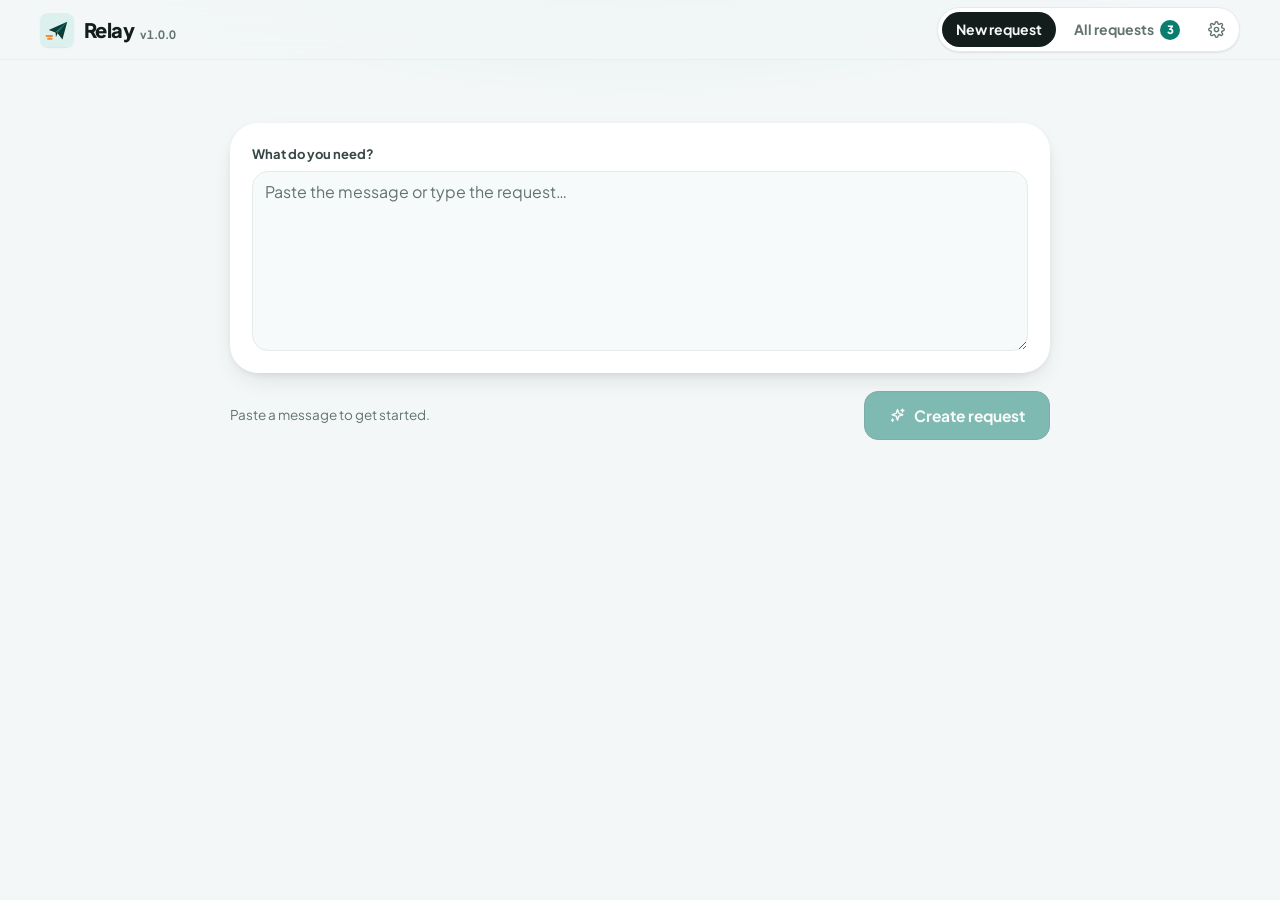
<file: mineski-design-language/templates/starter/index.html>
<!doctype html>
<html lang="en">
<head>
  <meta charset="utf-8">
  <!-- Never cache the page itself. -->
  <meta http-equiv="Cache-Control" content="no-cache, no-store, must-revalidate">
  <meta http-equiv="Pragma" content="no-cache">
  <meta http-equiv="Expires" content="0">
  <meta name="viewport" content="width=device-width, initial-scale=1, viewport-fit=cover">
  <!-- RENAME: "<Tool> · Mineski" and a one-sentence description of the job it does. -->
  <title>Relay · Mineski</title>
  <meta name="description" content="Relay turns a request into a tracked item, saved for the team.">
  <!-- theme-color: the page background, per scheme (copy from your theme's --bg values) -->
  <meta name="theme-color" content="#F3F7F7" media="(prefers-color-scheme: light)">
  <meta name="theme-color" content="#0E1716" media="(prefers-color-scheme: dark)">
  <link rel="icon" type="image/svg+xml" href="img/tool-icon.svg">
  <link rel="apple-touch-icon" href="img/tool-icon-180.png">
  <link rel="manifest" href="manifest.webmanifest">
  <link rel="preconnect" href="https://fonts.googleapis.com">
  <link rel="preconnect" href="https://fonts.gstatic.com" crossorigin>
  <!-- The family font, Plus Jakarta Sans (must match --font in the theme). -->
  <link rel="stylesheet" href="https://fonts.googleapis.com/css2?family=Plus+Jakarta+Sans:ital,wght@0,400;0,500;0,600;0,700;0,800;1,400&display=swap">
  <!-- Apply the saved theme (Settings > Appearance) before anything paints: no flash. -->
  <script>try { var t = JSON.parse(localStorage.getItem("relay.theme")); if (t === "light" || t === "dark") document.documentElement.dataset.theme = t; } catch (e) {}</script>
  <!-- Every load fetches styles and modules under a fresh URL, so a stale cached copy is
       never used (no hard refresh needed after a deploy). The import map gives each
       module's imports the same fresh URL. List every JS file here. -->
  <script>
    (function () {
      var v = window.APP_BUILD = Date.now().toString(36);
      var files = ["js/icons.js", "js/ui.js", "js/config.js", "js/app.js"];
      var map = { imports: {} };
      files.forEach(function (f) { map.imports[new URL(f, location.href).href] = new URL(f + "?v=" + v, location.href).href; });
      document.write('<link rel="stylesheet" href="css/theme.css?v=' + v + '">');
      document.write('<link rel="stylesheet" href="css/mineski-base.css?v=' + v + '">');
      document.write('<link rel="stylesheet" href="css/app.css?v=' + v + '">');
      document.write('<script type="importmap">' + JSON.stringify(map) + '<\/script>');
    })();
  </script>
</head>
<body>
  <a class="skip" href="#main">Skip to content</a>
  <div class="bg" aria-hidden="true"></div>

  <header class="topbar">
    <a class="brand" href="#/" aria-label="Relay - new request">
      <img class="brand-mark" src="img/tool-icon.svg" alt="" width="34" height="34">
      <span class="brand-name">Relay</span>
      <span class="brand-ver" id="appVersion"></span>
      <span class="env" id="envBadge" hidden></span>
    </a>
    <div class="top-right">
      <a class="override-badge" id="overrideBadge" href="#/settings" hidden>Service override</a>
      <nav class="nav" aria-label="Main">
        <a href="#/" data-nav="compose">New request</a>
        <a href="#/items" data-nav="items">All requests <span class="count" id="itemCount"></span></a>
        <a href="#/settings" data-nav="settings" class="nav-icon" aria-label="Settings" title="Settings"><span class="i" data-icon="gear" aria-hidden="true"></span></a>
      </nav>
    </div>
  </header>

  <main id="main" tabindex="-1">
    <!-- Page-level banners: shown only when they apply. -->
    <div class="banner callout callout-err" id="blockNote" role="alert" hidden>
      <span class="i" data-icon="alert" aria-hidden="true"></span>
      <div>
        <p><b>Relay can't reach its service.</b> An ad blocker or privacy extension is probably blocking it.</p>
        <p>Allow <code id="blockHost">relay-proxy.onrender.com</code> in your blocker (or pause it on this page), then reload.</p>
      </div>
      <button type="button" class="btn btn-sm" id="reloadBtn">Reload</button>
    </div>

    <!-- 1. The task itself is the landing screen ----------------------------------------- -->
    <section class="view" data-view="compose" aria-labelledby="composeTitle">
      <div class="mid compose">
        <div class="banner callout" id="resumeBanner" hidden>
          <span class="i" data-icon="clock" aria-hidden="true"></span>
          <div>You have an unsaved request: <b id="resumeTitle"></b></div>
          <button type="button" class="btn btn-sm btn-primary" id="resumeOpen">Open it</button>
          <button type="button" class="btn btn-sm btn-ghost" id="resumeDiscard">Discard</button>
        </div>
        <h1 class="sr-only" id="composeTitle">New request</h1>
        <div class="card hero-card">
          <label class="field">
            <span>What do you need?</span>
            <textarea id="reqText" rows="6" placeholder="Paste the message or type the request…"></textarea>
          </label>
        </div>
        <div class="compose-bar">
          <p class="hint" id="composeHint" aria-live="polite">Paste a message to get started.</p>
          <button type="button" class="btn btn-primary btn-lg" id="createBtn" disabled>
            <span class="i" data-icon="sparkles" aria-hidden="true"></span> <span class="label">Create request</span>
          </button>
        </div>
      </div>
    </section>

    <!-- 2. Working: staged, honest, cancellable --------------------------------------------- -->
    <section class="view" data-view="working" aria-labelledby="stageLabel">
      <div class="loader big" id="bigLoader">
        <div class="loader-art" aria-hidden="true"><span class="i" data-icon="sparkles"></span></div>
        <h2 id="stageLabel" aria-live="polite">Reading the request…</h2>
        <p class="loader-sub" id="stageSub">Usually about 5 seconds.</p>
        <ul class="stages" id="stages"></ul>
        <button type="button" class="btn btn-ghost btn-sm" id="cancelBtn">Cancel</button>
      </div>
    </section>

    <!-- 3. A record -------------------------------------------------------------------------- -->
    <section class="view" data-view="item" aria-label="Request">
      <div class="page-head">
        <a class="back" href="#/items"><span class="i" data-icon="arrowLeft" aria-hidden="true"></span> All requests</a>
        <p class="hint" id="itemMeta"></p>
      </div>
      <div class="split">
        <article class="card card-pad doc" id="itemDoc"></article>
        <aside aria-label="Actions">
          <div class="card card-pad stack">
            <button type="button" class="btn btn-primary btn-block" id="saveBtn">
              <span class="i" data-icon="save" aria-hidden="true"></span> <span class="label">Save to Lark Base</span><span class="label-short">Save</span>
            </button>
            <button type="button" class="btn btn-block has-badge" id="copyBtn">
              <span class="i" data-icon="chat" aria-hidden="true"></span> <span class="label">Copy for group chat</span><span class="label-short">Copy</span>
            </button>
          </div>
          <section class="card card-pad stack" aria-labelledby="prioLabel">
            <span class="subhead" id="prioLabel">Priority</span>
            <div class="chips" id="prioChips" role="radiogroup" aria-labelledby="prioLabel"></div>
            <p class="hint" id="prioWhy" hidden></p>
          </section>
        </aside>
      </div>
    </section>

    <!-- 4. The list of records ---------------------------------------------------------------- -->
    <section class="view" data-view="items" aria-labelledby="itemsTitle">
      <div class="page-head">
        <div>
          <h1 id="itemsTitle">All requests</h1>
          <p class="lede sm">Saved in Lark Base</p>
        </div>
        <div class="page-tools">
          <label class="search">
            <span class="i" data-icon="search" aria-hidden="true"></span>
            <span class="sr-only">Search requests</span>
            <input type="search" id="search" placeholder="Search title, client…" autocomplete="off">
          </label>
          <label class="select">
            <span class="sr-only">Sort</span>
            <select id="sort">
              <option value="new">Newest first</option>
              <option value="due">Due soonest</option>
              <option value="az">Title A–Z</option>
            </select>
          </label>
          <button type="button" class="icon-btn" id="refreshBtn" aria-label="Refresh" title="Refresh"><span class="i" data-icon="refresh" aria-hidden="true"></span></button>
        </div>
      </div>
      <p class="list-status" id="listStatus" aria-live="polite"></p>
      <div class="grid" id="grid"></div>
      <details class="done-group" id="doneGroup" hidden>
        <summary><span class="i" data-icon="doneCircle" aria-hidden="true"></span> Done <span class="done-count" id="doneCount"></span></summary>
        <div class="grid" id="doneGrid"></div>
      </details>
    </section>

    <!-- 5. Settings ---------------------------------------------------------------------------- -->
    <section class="view" data-view="settings" aria-labelledby="settingsTitle">
      <div class="page-head"><div><h1 id="settingsTitle">Settings</h1><p class="lede sm">Saved in this browser only.</p></div></div>
      <div class="settings">
        <section class="card set-card" aria-labelledby="themeTitle">
          <h2 id="themeTitle">Appearance</h2>
          <div class="seg" id="themeSeg" role="radiogroup" aria-labelledby="themeTitle">
            <button type="button" role="radio" data-theme-choice="system"><span class="i" data-icon="monitor" aria-hidden="true"></span> System</button>
            <button type="button" role="radio" data-theme-choice="light"><span class="i" data-icon="sun" aria-hidden="true"></span> Light</button>
            <button type="button" role="radio" data-theme-choice="dark"><span class="i" data-icon="moon" aria-hidden="true"></span> Dark</button>
          </div>
        </section>

        <section class="card set-card" aria-labelledby="connTitle">
          <h2 id="connTitle">Connections</h2>
          <ul class="status-list" id="connList"></ul>
          <details class="advanced" id="advanced" hidden>
            <summary>Advanced: service address</summary>
            <p class="set-sub">For testing on this computer only. Leave it empty to use the hosted service.</p>
            <label class="field"><span>Service URL</span><input type="url" id="svcInput" spellcheck="false" autocomplete="off"></label>
            <div class="row">
              <button type="button" class="btn" id="svcSave">Save address</button>
              <button type="button" class="btn btn-ghost" id="svcReset">Use the hosted service</button>
            </div>
          </details>
        </section>

        <section class="card set-card" aria-labelledby="localTitle">
          <h2 id="localTitle">This browser</h2>
          <p class="set-sub">Clear the unsaved draft and the cached list. Your theme is kept.</p>
          <div class="row"><button type="button" class="btn btn-ghost" id="clearLocal">Clear local data</button></div>
        </section>
      </div>
    </section>
  </main>

  <div class="toasts" id="toasts" aria-live="polite"></div>

  <!-- Boot watchdog: if the app never starts (a module failed to load, or the page was
       opened from a file), say so calmly instead of leaving a dead page. app.js sets
       <html data-booted> at the end of its start-up. Rename "Relay". -->
  <script>
    setTimeout(function () {
      if (document.documentElement.hasAttribute("data-booted")) return;
      var d = document.createElement("div");
      d.className = "banner callout callout-err";
      d.setAttribute("role", "alert");
      d.innerHTML = '<div><p><b>Relay couldn’t start.</b> Reload the page. If it keeps happening, open it from its web address (not a saved file).</p></div>' +
                    '<button type="button" class="btn btn-sm" onclick="location.reload()">Reload</button>';
      (document.getElementById("main") || document.body).prepend(d);
    }, 8000);
  </script>

  <script>document.write('<script type="module" src="js/app.js?v=' + window.APP_BUILD + '"><\/script>');</script>
</body>
</html>
</file>
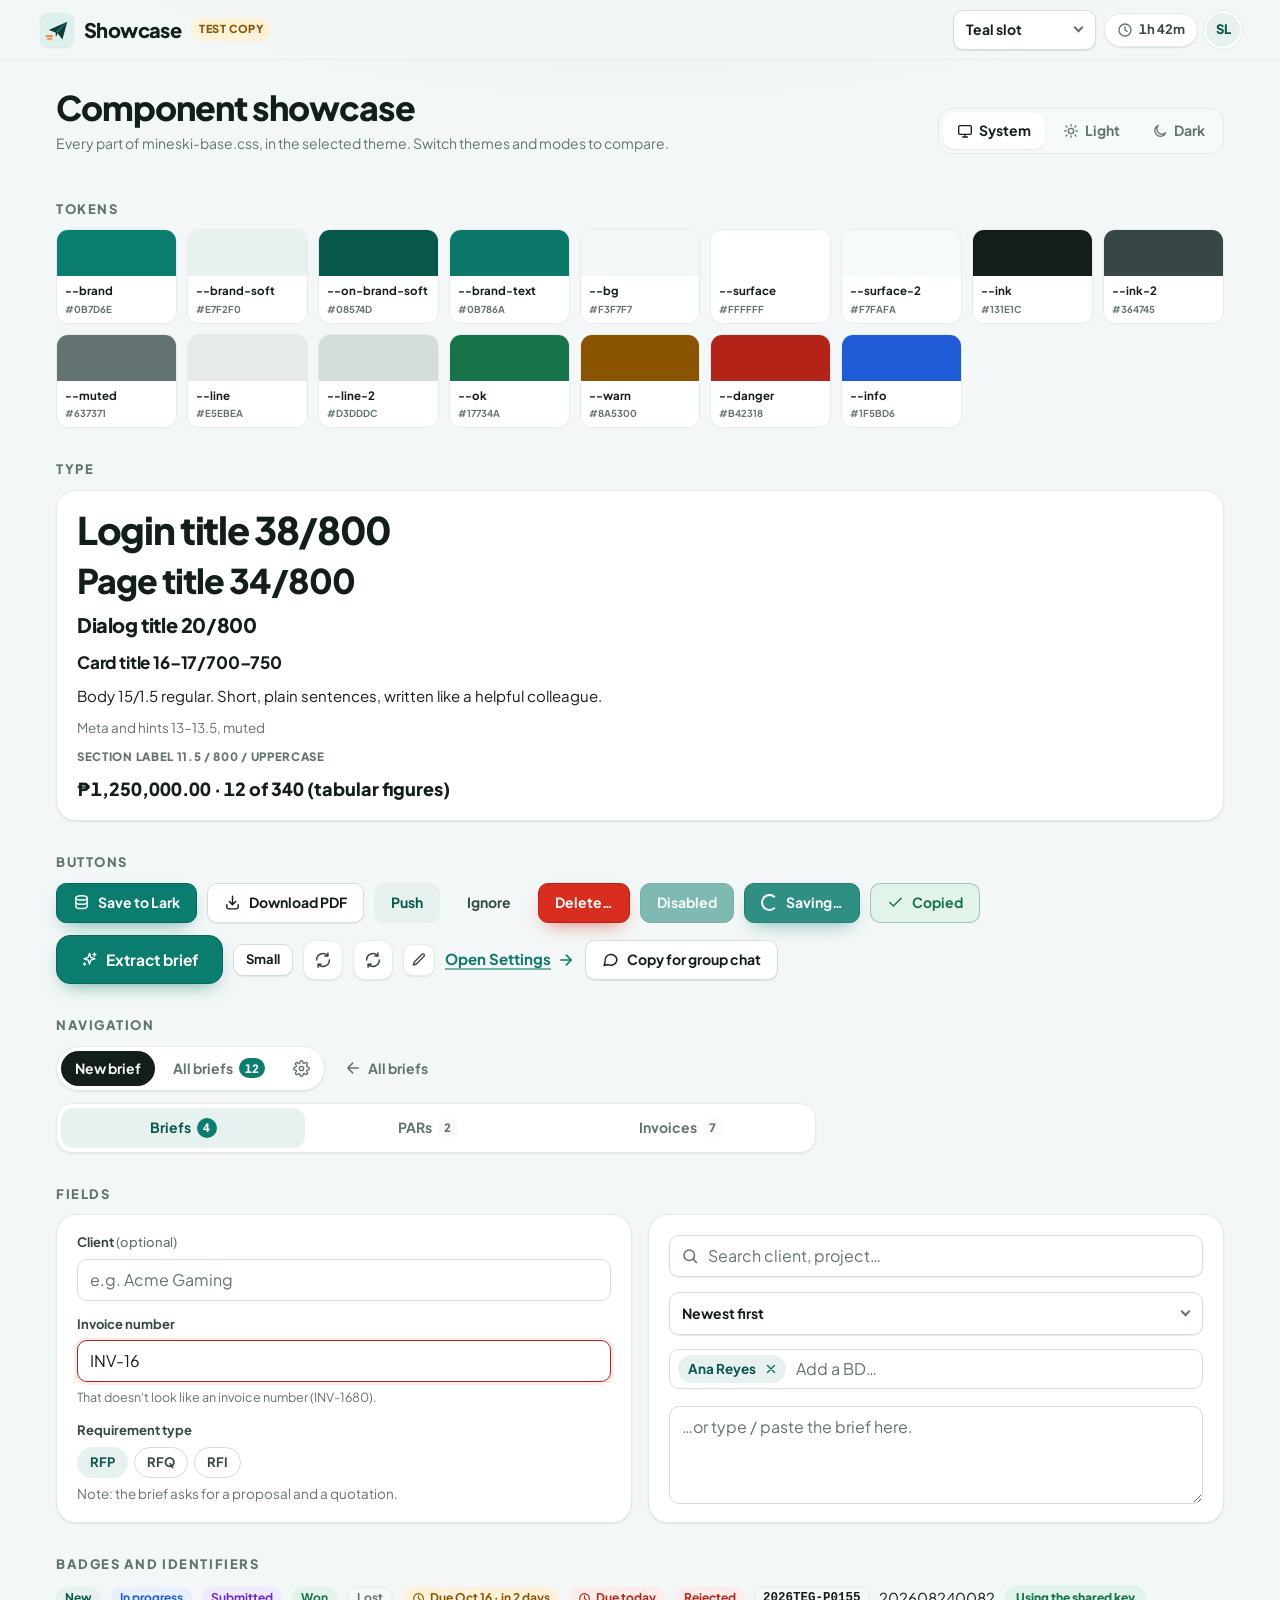
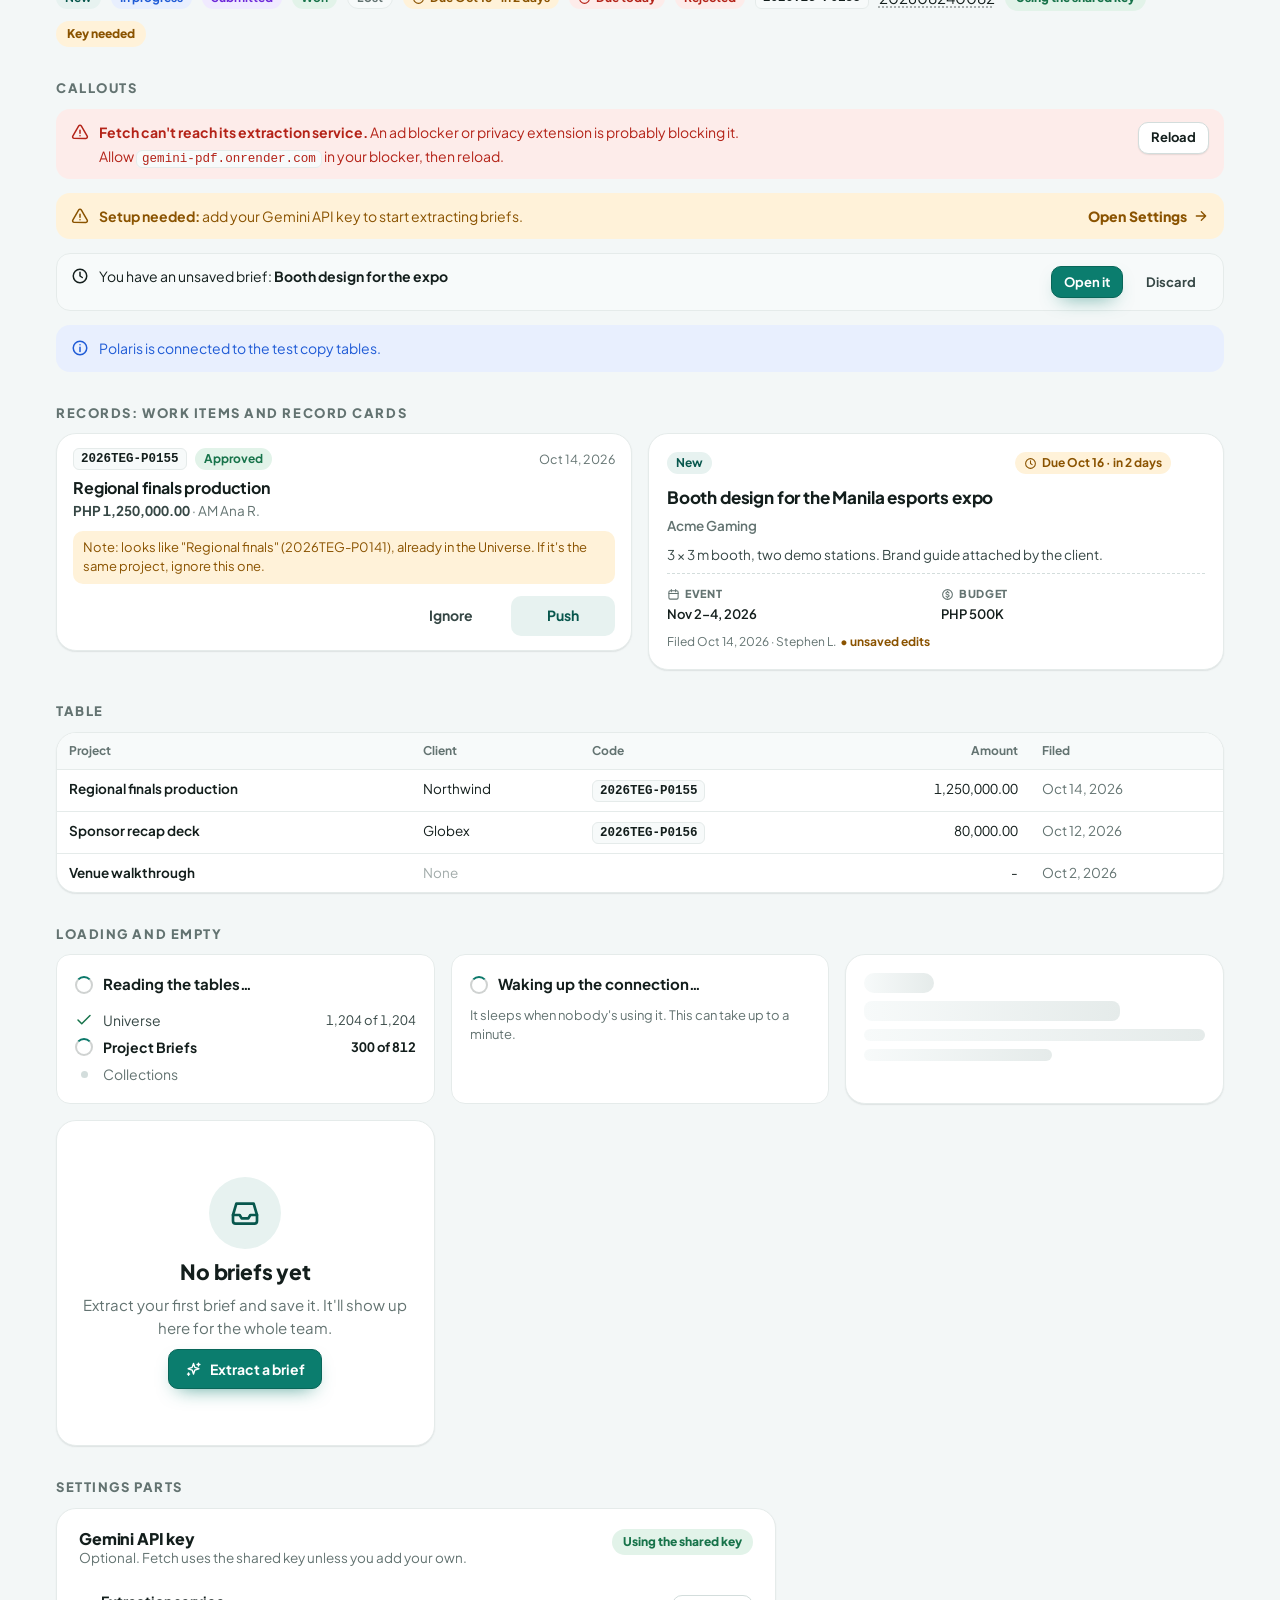
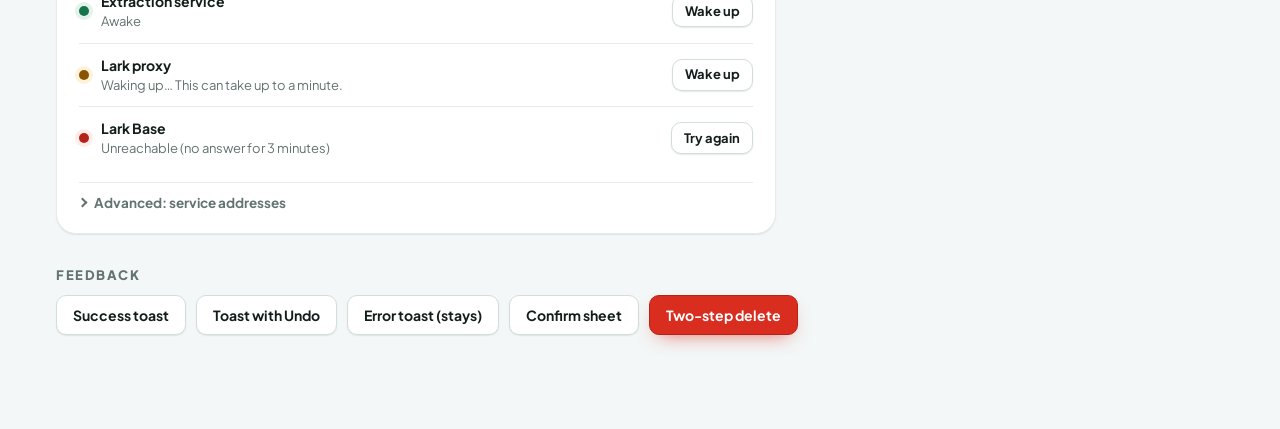
<file: mineski-design-language/examples/showcase.html>
<!doctype html>
<html lang="en">
<head>
  <meta charset="utf-8">
  <meta name="viewport" content="width=device-width, initial-scale=1, viewport-fit=cover">
  <title>Component Showcase · Mineski</title>
  <link rel="preconnect" href="https://fonts.googleapis.com">
  <link rel="preconnect" href="https://fonts.gstatic.com" crossorigin>
  <link rel="stylesheet" href="https://fonts.googleapis.com/css2?family=Plus+Jakarta+Sans:ital,wght@0,400;0,500;0,600;0,700;0,800;1,400&display=swap">
  <script>try { var t = JSON.parse(localStorage.getItem("showcase.theme")); if (t === "light" || t === "dark") document.documentElement.dataset.theme = t; } catch (e) {}</script>
  <link rel="stylesheet" id="themeCss" href="../assets/themes/slot-teal.css">
  <link rel="stylesheet" href="../assets/mineski-base.css">
  <style>
    /* showcase-only layout */
    .sc-sec { margin-top: 34px; }
    .sc-sec > h2 { font-size: 13px; font-weight: 800; letter-spacing: .12em; text-transform: uppercase; color: var(--muted); margin-bottom: 12px; }
    .sc-row { display: flex; flex-wrap: wrap; gap: 10px; align-items: center; }
    .sc-grid2 { display: grid; grid-template-columns: repeat(auto-fit, minmax(300px, 1fr)); gap: 16px; }
    .sw { display: grid; grid-template-columns: repeat(auto-fill, minmax(118px, 1fr)); gap: 10px; }
    .sw div { border-radius: 12px; border: 1px solid var(--line); overflow: hidden; background: var(--surface); font-size: 11.5px; }
    .sw i { display: block; height: 46px; }
    .sw span { display: block; padding: 6px 8px; font-weight: 700; }
    .type-demo > * + * { margin-top: 10px; }
  </style>
</head>
<body>
  <div class="bg" aria-hidden="true"></div>
  <header class="topbar">
    <a class="brand" href="#"><img class="brand-mark" src="../templates/starter/img/tool-icon.svg" alt="" width="34" height="34"><span class="brand-name">Showcase</span><span class="env">Test copy</span></a>
    <div class="top-right">
      <label class="select"><span class="sr-only">Theme</span>
        <select id="themePick">
          <option value="slot-teal">Teal slot</option>
          <option value="slot-tangerine">Tangerine slot</option>
          <option value="fetch">Fetch</option>
          <option value="polaris">Polaris</option>
          <option value="suppliers">Suppliers</option>
        </select>
      </label>
      <a class="session-pill" href="#"><span class="i" data-icon="clock"></span>1h 42m</a>
      <span class="avatar avatar-initials">SL</span>
    </div>
  </header>

  <main id="main">
    <div class="page-head">
      <div><h1>Component showcase</h1><p class="lede sm">Every part of mineski-base.css, in the selected theme. Switch themes and modes to compare.</p></div>
      <div class="seg" id="modeSeg" role="radiogroup" aria-label="Appearance">
        <button type="button" role="radio" data-theme-choice="system"><span class="i" data-icon="monitor"></span> System</button>
        <button type="button" role="radio" data-theme-choice="light"><span class="i" data-icon="sun"></span> Light</button>
        <button type="button" role="radio" data-theme-choice="dark"><span class="i" data-icon="moon"></span> Dark</button>
      </div>
    </div>

    <section class="sc-sec"><h2>Tokens</h2>
      <div class="sw" id="swatches"></div>
    </section>

    <section class="sc-sec"><h2>Type</h2>
      <div class="card card-pad type-demo">
        <p style="font-size:clamp(30px,5vw,38px);font-weight:800;letter-spacing:-.035em;line-height:1.1">Login title 38/800</p>
        <p style="font-size:clamp(26px,3.4vw,34px);font-weight:800;letter-spacing:-.03em;line-height:1.15">Page title 34/800</p>
        <p style="font-size:20px;font-weight:800;letter-spacing:-.02em">Dialog title 20/800</p>
        <p style="font-size:17px;font-weight:750;letter-spacing:-.01em">Card title 16–17/700–750</p>
        <p>Body 15/1.5 regular. Short, plain sentences, written like a helpful colleague.</p>
        <p class="hint">Meta and hints 13–13.5, muted</p>
        <p class="subhead">Section label 11.5 / 800 / uppercase</p>
        <p class="num" style="font-weight:800;font-size:18px">₱1,250,000.00 · 12 of 340 (tabular figures)</p>
      </div>
    </section>

    <section class="sc-sec"><h2>Buttons</h2>
      <div class="sc-row">
        <button class="btn btn-primary"><span class="i" data-icon="save"></span> <span class="label">Save to Lark</span></button>
        <button class="btn"><span class="i" data-icon="download"></span> Download PDF</button>
        <button class="btn btn-tonal">Push</button>
        <button class="btn btn-ghost">Ignore</button>
        <button class="btn btn-danger">Delete…</button>
        <button class="btn btn-primary" disabled>Disabled</button>
        <button class="btn btn-primary is-busy" id="busyDemo"><span class="i" data-icon="save"></span> <span class="label">Saving…</span></button>
        <button class="btn is-done"><span class="i" data-icon="check"></span> Copied</button>
      </div>
      <div class="sc-row" style="margin-top:12px">
        <button class="btn btn-primary btn-lg"><span class="i" data-icon="sparkles"></span> Extract brief</button>
        <button class="btn btn-sm">Small</button>
        <button class="icon-btn" aria-label="Refresh"><span class="i" data-icon="refresh"></span></button>
        <button class="icon-btn is-busy" aria-label="Refreshing"><span class="i" data-icon="refresh"></span></button>
        <button class="icon-btn icon-sm" aria-label="Edit"><span class="i" data-icon="pencil"></span></button>
        <button class="linkish">Open Settings <span class="i" data-icon="arrowRight"></span></button>
        <button class="btn has-badge" id="copyDemo"><span class="i" data-icon="chat"></span> Copy for group chat</button>
      </div>
    </section>

    <section class="sc-sec"><h2>Navigation</h2>
      <div class="sc-row">
        <nav class="nav"><a href="#" aria-current="page">New brief</a><a href="#">All briefs <span class="count">12</span></a><a href="#" class="nav-icon" aria-label="Settings"><span class="i" data-icon="gear"></span></a></nav>
        <a class="back" href="#"><span class="i" data-icon="arrowLeft"></span> All briefs</a>
      </div>
      <nav class="tabs" style="position:static;margin-top:12px;max-width:760px">
        <a class="tab" href="#" aria-selected="true">Briefs <span class="count">4</span></a>
        <a class="tab" href="#" aria-selected="false">PARs <span class="count">2</span></a>
        <a class="tab" href="#" aria-selected="false">Invoices <span class="count">7</span></a>
      </nav>
    </section>

    <section class="sc-sec"><h2>Fields</h2>
      <div class="sc-grid2">
        <div class="card card-pad stack">
          <label class="field"><span>Client <em>(optional)</em></span><input type="text" placeholder="e.g. Acme Gaming"></label>
          <label class="field"><span>Invoice number</span><input type="text" value="INV-16" aria-invalid="true"><small>That doesn't look like an invoice number (INV-1680).</small></label>
          <div class="field"><span class="field-label">Requirement type</span>
            <div class="chips" role="radiogroup"><button class="chip-opt" role="radio" aria-checked="true">RFP</button><button class="chip-opt" role="radio" aria-checked="false">RFQ</button><button class="chip-opt" role="radio" aria-checked="false">RFI</button></div>
            <p class="hint">Note: the brief asks for a proposal and a quotation.</p>
          </div>
        </div>
        <div class="card card-pad stack">
          <label class="search"><span class="i" data-icon="search"></span><input type="search" placeholder="Search client, project…"></label>
          <label class="select"><select><option>Newest first</option><option>Due soonest</option></select></label>
          <div class="picker"><div class="picker-box"><span class="chip">Ana Reyes<button aria-label="Remove"><span class="i" data-icon="x"></span></button></span><input type="text" placeholder="Add a BD…"></div></div>
          <textarea placeholder="…or type / paste the brief here."></textarea>
        </div>
      </div>
    </section>

    <section class="sc-sec"><h2>Badges and identifiers</h2>
      <div class="sc-row">
        <span class="badge badge-brand">New</span><span class="badge badge-info">In progress</span><span class="badge badge-violet">Submitted</span>
        <span class="badge badge-ok">Won</span><span class="badge badge-muted">Lost</span><span class="badge badge-warn"><span class="i" data-icon="clock"></span>Due Oct 16 · in 2 days</span>
        <span class="badge badge-urgent"><span class="i" data-icon="clock"></span>Due today</span><span class="badge badge-err">Rejected</span>
        <button class="code">2026TEG-P0155</button><button class="copy">202608240082</button>
        <span class="pill is-ok">Using the shared key</span><span class="pill is-warn">Key needed</span>
      </div>
    </section>

    <section class="sc-sec"><h2>Callouts</h2>
      <div class="stack">
        <div class="callout callout-err"><span class="i" data-icon="alert"></span><div><p><b>Fetch can't reach its extraction service.</b> An ad blocker or privacy extension is probably blocking it.</p><p>Allow <code>gemini-pdf.onrender.com</code> in your blocker, then reload.</p></div><button class="btn btn-sm">Reload</button></div>
        <a class="callout callout-warn" href="#"><span class="i" data-icon="alert"></span><div><b>Setup needed:</b> add your Gemini API key to start extracting briefs.</div><span class="go">Open Settings <span class="i" data-icon="arrowRight"></span></span></a>
        <div class="callout"><span class="i" data-icon="clock"></span><div>You have an unsaved brief: <b>Booth design for the expo</b></div><button class="btn btn-sm btn-primary">Open it</button><button class="btn btn-sm btn-ghost">Discard</button></div>
        <div class="callout callout-info"><span class="i" data-icon="info"></span><div>Polaris is connected to the test copy tables.</div></div>
      </div>
    </section>

    <section class="sc-sec"><h2>Records: work items and record cards</h2>
      <div class="sc-grid2">
        <div class="cards">
          <article class="card item">
            <div class="item-head"><button class="code">2026TEG-P0155</button><span class="badge badge-ok">Approved</span><span class="item-date">Oct 14, 2026</span></div>
            <h3>Regional finals production</h3>
            <p class="item-meta"><b>PHP 1,250,000.00</b> · AM Ana R.</p>
            <ul class="notes"><li>Note: looks like "Regional finals" (2026TEG-P0141), already in the Universe. If it's the same project, ignore this one.</li></ul>
            <div class="item-actions"><button class="btn btn-ghost">Ignore</button><button class="btn btn-tonal">Push</button></div>
          </article>
        </div>
        <div class="rcard-wrap">
          <a class="rcard is-new" href="#">
            <div class="rcard-top"><span class="badge badge-brand">New</span><span class="badge badge-warn"><span class="i" data-icon="clock"></span>Due Oct 16 · in 2 days</span></div>
            <h3>Booth design for the Manila esports expo</h3>
            <p class="rcard-sub">Acme Gaming</p>
            <p class="rcard-body">3 × 3 m booth, two demo stations. Brand guide attached by the client.</p>
            <dl class="facts"><div><dt><span class="i" data-icon="calendar"></span>Event</dt><dd>Nov 2–4, 2026</dd></div><div><dt><span class="i" data-icon="coin"></span>Budget</dt><dd>PHP 500K</dd></div></dl>
            <div class="rcard-foot">Filed Oct 14, 2026 · Stephen L.<span class="unsaved">• unsaved edits</span></div>
          </a>
          <button class="more-btn" aria-label="More actions" id="moreDemo"><span class="i" data-icon="dots"></span></button>
        </div>
      </div>
    </section>

    <section class="sc-sec"><h2>Table</h2>
      <div class="tbl-wrap">
        <table class="tbl">
          <thead><tr><th>Project</th><th>Client</th><th>Code</th><th class="num">Amount</th><th>Filed</th></tr></thead>
          <tbody>
            <tr><td class="strong" data-label="">Regional finals production</td><td data-label="Client">Northwind</td><td data-label="Code"><button class="code">2026TEG-P0155</button></td><td class="num" data-label="Amount">1,250,000.00</td><td class="dim" data-label="Filed">Oct 14, 2026</td></tr>
            <tr class="is-new"><td class="strong" data-label="">Sponsor recap deck</td><td data-label="Client">Globex</td><td data-label="Code"><button class="code">2026TEG-P0156</button></td><td class="num" data-label="Amount">80,000.00</td><td class="dim" data-label="Filed">Oct 12, 2026</td></tr>
            <tr><td class="strong" data-label="">Venue walkthrough</td><td data-label="Client"><span class="none">None</span></td><td data-label="Code"></td><td class="num" data-label="Amount">-</td><td class="dim" data-label="Filed">Oct 2, 2026</td></tr>
          </tbody>
        </table>
      </div>
    </section>

    <section class="sc-sec"><h2>Loading and empty</h2>
      <div class="sc-grid2">
        <div class="loader">
          <div class="loader-title"><span class="spinner"></span>Reading the tables…</div>
          <ul class="stages">
            <li class="done"><span class="i" data-icon="check"></span>Universe<span class="n">1,204 of 1,204</span></li>
            <li class="current"><span class="spinner"></span>Project Briefs<span class="n">300 of 812</span></li>
            <li><span class="slot"></span>Collections<span class="n"></span></li>
          </ul>
        </div>
        <div class="loader">
          <div class="loader-title"><span class="spinner"></span>Waking up the connection…</div>
          <p class="loader-sub">It sleeps when nobody's using it. This can take up to a minute.</p>
        </div>
        <div class="rcard is-skeleton"><span class="sk sk-chip"></span><span class="sk sk-title"></span><span class="sk sk-line"></span><span class="sk sk-line short"></span></div>
        <div class="card"><div class="empty"><div class="empty-art"><span class="i" data-icon="inbox"></span></div><h2>No briefs yet</h2><p>Extract your first brief and save it. It'll show up here for the whole team.</p><a class="btn btn-primary" href="#"><span class="i" data-icon="sparkles"></span> Extract a brief</a></div></div>
      </div>
    </section>

    <section class="sc-sec"><h2>Settings parts</h2>
      <div class="settings">
        <section class="card set-card">
          <div class="set-head"><div><h2>Gemini API key</h2><p class="set-sub">Optional. Fetch uses the shared key unless you add your own.</p></div><span class="pill is-ok">Using the shared key</span></div>
          <ul class="status-list">
            <li><span class="dot is-ok"></span><span class="status-text"><b>Extraction service</b><span>Awake</span></span><button class="btn btn-sm">Wake up</button></li>
            <li><span class="dot is-warn"></span><span class="status-text"><b>Lark proxy</b><span>Waking up… This can take up to a minute.</span></span><button class="btn btn-sm">Wake up</button></li>
            <li><span class="dot is-err"></span><span class="status-text"><b>Lark Base</b><span>Unreachable (no answer for 3 minutes)</span></span><button class="btn btn-sm">Try again</button></li>
          </ul>
          <details class="advanced"><summary>Advanced: service addresses</summary><label class="field"><span>Proxy URL</span><input type="url" placeholder="https://lark-proxy.onrender.com"></label></details>
        </section>
      </div>
    </section>

    <section class="sc-sec"><h2>Feedback</h2>
      <div class="sc-row">
        <button class="btn" id="t1">Success toast</button>
        <button class="btn" id="t2">Toast with Undo</button>
        <button class="btn" id="t3">Error toast (stays)</button>
        <button class="btn" id="m1">Confirm sheet</button>
        <button class="btn btn-danger" id="m2">Two-step delete</button>
      </div>
    </section>
  </main>
  <div class="toasts" id="toasts" aria-live="polite"></div>

  <script type="module">
    import { $, h, fillIcons, toast, popBadge, openMenu, confirmSheet, confirmDanger, initTheme, store, recall, sleep } from "../assets/ui.js";
    fillIcons();
    initTheme($("#modeSeg"), "showcase.theme");
    const pick = $("#themePick");
    pick.value = recall("local", "showcase.brand") || "slot-teal";
    const apply = () => { $("#themeCss").href = `../assets/themes/${pick.value}.css`; store("local", "showcase.brand", pick.value); setTimeout(paint, 80); };
    pick.addEventListener("change", apply);
    apply();
    function paint() {
      const cs = getComputedStyle(document.documentElement);
      const names = ["brand", "brand-soft", "on-brand-soft", "brand-text", "bg", "surface", "surface-2", "ink", "ink-2", "muted", "line", "line-2", "ok", "warn", "danger", "info"];
      $("#swatches").replaceChildren(...names.map((n) => h("div", null, h("i", { style: `background:var(--${n})` }), h("span", null, `--${n}`, h("br"), h("small", { class: "muted" }, cs.getPropertyValue(`--${n}`).trim())))));
    }
    new MutationObserver(() => setTimeout(paint, 30)).observe(document.documentElement, { attributes: true, attributeFilter: ["data-theme"] });
    $("#copyDemo").onclick = (e) => popBadge(e.currentTarget, "Copied!");
    $("#moreDemo").onclick = (e) => openMenu([{ label: "Open", icon: "open" }, { label: "Mark as Done", icon: "doneCircle" }, "-", { label: "Delete…", icon: "trash", danger: true }], { anchor: e.currentTarget });
    $("#t1").onclick = () => toast("Pushed 2026TEG-P0155 to the Universe.", { type: "success", detail: "All 15 fields checked in Lark." });
    $("#t2").onclick = () => toast("Moved to Done.", { type: "success", action: "Undo", onAction: () => toast("It's back in the list.", { type: "success" }) });
    $("#t3").onclick = () => toast("Couldn't save to Lark.", { type: "error", detail: "Lark says your account can't edit this Base. Ask its owner for edit access.", action: "Try again" });
    $("#m1").onclick = () => confirmSheet({ title: "Save this brief to Lark?", sub: "It'll be added as a new row in the team's briefs table.", icon: "save", confirm: "Save to Lark", busyText: "Saving…",
      body: h("dl", { class: "summary-list" }, h("dt", null, "Project"), h("dd", null, "Regional finals"), h("dt", null, "Client"), h("dd", { class: "is-empty" }, "Not specified")),
      run: () => sleep(1200) }).then((ok) => ok && toast("Saved to Lark.", { type: "success" }));
    $("#m2").onclick = () => confirmDanger({ what: "Regional finals", details: [["Project", "Regional finals"], ["Client", "Northwind"], ["Filed", "Oct 14, 2026"]],
      consequence: "This removes the brief from the Lark Base for everyone, including its attachments.", safer: "Mark it Done instead if you might need it again.",
      run: () => sleep(1000) }).then((ok) => ok && toast("Deleted “Regional finals”.", { type: "success" }));
  </script>
</body>
</html>
</file>
<file: mineski-design-language/templates/starter/css/theme.css>
/* Spare slot: Teal - theme tokens for assets/mineski-base.css
   Generated by tools/make_theme.py from brand #0B7D6E.
   Load this file BEFORE mineski-base.css. Edit by re-running the generator. */

:root {
  --font: "Plus Jakarta Sans"; /* the one family font; load it from Google Fonts in index.html */
  --brand: #0B7D6E;
  --brand-hover: #096659;
  --brand-strong: #096659;
  --on-brand: #FFFFFF;
  --brand-soft: #E7F2F0;
  --brand-text: #0B786A;
  --on-brand-soft: #08574D;
  --focus: #0B7D6E;

  --bg: #F3F7F7;
  --surface: #FFFFFF;
  --surface-2: #F7FAFA;
  --ink: #131E1C;
  --ink-2: #364745;
  --muted: #637371;
  --line: #E5EBEA;
  --line-2: #D3DDDC;
  --surface-3: #131E1C;

  --shadow-rgb: 19, 30, 28;          /* shadows are tinted with the ink */
  --brand-rgb: 11, 125, 110;
  --glow: rgba(var(--brand-rgb), 0.1);
  --toast-bg: #131E1C;
  --toast-fg: #F3F7F7;
  color-scheme: light;
}

:root[data-theme="dark"] {
  --brand: #0B7D6E;
  --brand-hover: #0D9483;
  --brand-strong: #0B7D6E;
  --on-brand: #FFFFFF;
  --brand-soft: rgba(11, 125, 110, 0.16);
  --brand-text: #11BFA8;
  --on-brand-soft: #14DBC1;
  --focus: #11BFA8;

  --bg: #0E1716;
  --surface: #162120;
  --surface-2: #1C2827;
  --surface-3: #2B3B39;
  --ink: #EEF4F3;
  --ink-2: #CBD9D7;
  --muted: #97AAA7;
  --line: #283836;
  --line-2: #364846;

  --glow: rgba(var(--brand-rgb), 0.14);
  --toast-bg: #2B3B39;
  --toast-fg: #EEF4F3;
  color-scheme: dark;
}
@media (prefers-color-scheme: dark) {
  :root:not([data-theme="light"]) {
    --brand: #0B7D6E;
    --brand-hover: #0D9483;
    --brand-strong: #0B7D6E;
    --on-brand: #FFFFFF;
    --brand-soft: rgba(11, 125, 110, 0.16);
    --brand-text: #11BFA8;
    --on-brand-soft: #14DBC1;
    --focus: #11BFA8;

    --bg: #0E1716;
    --surface: #162120;
    --surface-2: #1C2827;
    --surface-3: #2B3B39;
    --ink: #EEF4F3;
    --ink-2: #CBD9D7;
    --muted: #97AAA7;
    --line: #283836;
    --line-2: #364846;

    --glow: rgba(var(--brand-rgb), 0.14);
    --toast-bg: #2B3B39;
    --toast-fg: #EEF4F3;
    color-scheme: dark;
  }
}
</file>
<file: mineski-design-language/templates/starter/css/mineski-base.css>
/* ==========================================================================
   Mineski base - the shared stylesheet for Mineski internal tools
   (the visual language of Fetch and Polaris, unified)

   Load order:
     1. themes/<your-tool>.css   brand + tinted neutrals, light and dark
     2. mineski-base.css         this file: everything else

   This file never sets a brand or neutral color itself. Components use tokens
   only, so one theme file restyles the whole tool.

   Sections: shared tokens → base → layout & top bar → buttons → fields →
   surfaces (cards, badges, callouts) → lists → tables → settings → modal →
   menus → toasts → loading → empty → motion → responsive → print
   ========================================================================== */

:root {
  /* semantic colors: the same in every tool */
  --ok: #17734A;      --ok-soft: #E2F3E9;
  --warn: #8A5300;    --warn-soft: #FFF2D9;
  --danger: #B42318;  --danger-soft: #FDECEA;  --danger-solid: #D92D20;
  --info: #1F5BD6;    --info-soft: #E8EFFE;
  --violet: #6D28D9;  --violet-soft: #F0EAFF;

  /* shadows are tinted with the theme's ink (--shadow-rgb comes from the theme) */
  --shadow-sm: 0 1px 2px rgba(var(--shadow-rgb), .06), 0 1px 1px rgba(var(--shadow-rgb), .04);
  --shadow-md: 0 10px 28px -12px rgba(var(--shadow-rgb), .20), 0 2px 6px rgba(var(--shadow-rgb), .06);
  --shadow-lg: 0 30px 70px -24px rgba(var(--shadow-rgb), .32), 0 8px 18px rgba(var(--shadow-rgb), .08);
  --shadow-brand: 0 8px 20px -10px rgba(var(--brand-rgb), .8);
  --backdrop: rgba(var(--shadow-rgb), .45);

  /* shape */
  --r-xs: 6px; --r-sm: 10px; --r: 14px; --r-lg: 20px; --r-xl: 28px; --r-pill: 999px;

  /* motion */
  --ease: cubic-bezier(.22, 1, .36, 1);        /* everything */
  --spring: cubic-bezier(.34, 1.56, .64, 1);   /* small delights only: brand mark, pop-in badges */
  --t-fast: .15s; --t: .25s; --t-slow: .5s;

  /* type: --font is the family font, Plus Jakarta Sans, in every theme (references/typography-and-layout.md) */
  --font-fallback: ui-sans-serif, system-ui, -apple-system, "Segoe UI", Roboto, sans-serif;
  --mono: ui-monospace, SFMono-Regular, Menlo, Consolas, monospace;

  /* layout */
  --gutter: 16px;
  --topbar: 60px;
  --maxw: 1200px;
  --maxw-doc: 1480px;   /* a document view's own main (see .view.wide) */
  --tabs-h: 50px;          /* height of the sticky .tabs strip; offset sticky things below it with this */          /* page width of the top bar and every view; never overridden per tool (a side-by-side workspace widens only its own main) */

  --toast-err-bg: #3B1619;
}

:root[data-theme="dark"] {
  --ok: #5BD69A;      --ok-soft: rgba(91, 214, 154, .12);
  --warn: #FFC266;    --warn-soft: rgba(255, 194, 102, .12);
  --danger: #FF8A80;  --danger-soft: rgba(255, 138, 128, .12);
  --info: #93B4FF;    --info-soft: rgba(147, 180, 255, .12);
  --violet: #C4A8FF;  --violet-soft: rgba(196, 168, 255, .12);
  --shadow-sm: 0 1px 2px rgba(0, 0, 0, .45);
  --shadow-md: 0 12px 30px -12px rgba(0, 0, 0, .7);
  --shadow-lg: 0 30px 70px -24px rgba(0, 0, 0, .8);
  --backdrop: rgba(0, 0, 0, .55);
}
@media (prefers-color-scheme: dark) {
  :root:not([data-theme="light"]) {
    --ok: #5BD69A;      --ok-soft: rgba(91, 214, 154, .12);
    --warn: #FFC266;    --warn-soft: rgba(255, 194, 102, .12);
    --danger: #FF8A80;  --danger-soft: rgba(255, 138, 128, .12);
    --info: #93B4FF;    --info-soft: rgba(147, 180, 255, .12);
    --violet: #C4A8FF;  --violet-soft: rgba(196, 168, 255, .12);
    --shadow-sm: 0 1px 2px rgba(0, 0, 0, .45);
    --shadow-md: 0 12px 30px -12px rgba(0, 0, 0, .7);
    --shadow-lg: 0 30px 70px -24px rgba(0, 0, 0, .8);
    --backdrop: rgba(0, 0, 0, .55);
  }
}

/* ---- base ---------------------------------------------------------------- */
*, *::before, *::after { box-sizing: border-box; }
html { -webkit-text-size-adjust: 100%; }
body {
  margin: 0;
  min-height: 100vh;
  background: var(--bg);
  color: var(--ink);
  font: 15px/1.5 var(--font, "Plus Jakarta Sans"), var(--font-fallback);
  -webkit-font-smoothing: antialiased;
  overflow-x: hidden;
}
h1, h2, h3, h4 { line-height: 1.2; margin: 0; letter-spacing: -.02em; }
p { margin: 0; }
button, input, select, textarea { font: inherit; color: inherit; }
button { cursor: pointer; }
a { color: var(--brand-text); }
code { font: .9em var(--mono); background: var(--surface-2); padding: 1px 5px; border-radius: var(--r-xs); border: 1px solid var(--line); }
kbd { font: 600 .78em inherit; padding: 1px 6px; border: 1px solid var(--line-2); border-bottom-width: 2px; border-radius: var(--r-xs); background: var(--surface); }
:focus-visible { outline: 3px solid var(--focus); outline-offset: 2px; border-radius: 8px; }
::selection { background: color-mix(in srgb, var(--brand) 32%, transparent); }
[hidden] { display: none !important; }
.sr-only { position: absolute; width: 1px; height: 1px; overflow: hidden; clip: rect(0 0 0 0); white-space: nowrap; }
.skip { position: absolute; left: 12px; top: -60px; z-index: 300; background: var(--ink); color: var(--bg);
        padding: 8px 14px; border-radius: var(--r-sm); text-decoration: none; }
.skip:focus { top: 12px; }
.num, .tabular { font-variant-numeric: tabular-nums; }
.muted { color: var(--muted); }

/* icons: <span class="i" data-icon="name"></span>, filled from assets/icons.js */
.i { display: inline-flex; width: 18px; height: 18px; flex: none; }
.i svg { width: 100%; height: 100%; }

/* one soft, static glow at the top of the page. Never a pattern, never animated. */
.bg { position: fixed; inset: 0; z-index: -1; pointer-events: none;
      background: radial-gradient(900px 340px at 50% -140px, var(--glow), transparent 72%); }

/* ---- top bar ------------------------------------------------------------- */
.topbar {
  position: sticky; top: 0; z-index: 30;
  height: var(--topbar);
  display: flex; align-items: center; justify-content: space-between; gap: 12px;
  padding: 0 max(var(--gutter), calc((100vw - var(--maxw)) / 2));
  background: color-mix(in srgb, var(--bg) 80%, transparent);
  backdrop-filter: saturate(1.4) blur(14px);
  -webkit-backdrop-filter: saturate(1.4) blur(14px);
  border-bottom: 1px solid color-mix(in srgb, var(--line) 70%, transparent);
}
.brand { display: inline-flex; align-items: center; gap: 10px; min-width: 0; text-decoration: none; color: var(--ink); }
.brand-mark { width: 34px; height: 34px; border-radius: 8px; box-shadow: var(--shadow-sm); transition: transform .5s var(--spring); }
.brand:hover .brand-mark { transform: rotate(-6deg) scale(1.06); }
.brand-name { font-size: 20px; font-weight: 800; letter-spacing: -.03em; }
.env { font-size: 11px; font-weight: 800; letter-spacing: .05em; text-transform: uppercase; white-space: nowrap;
       padding: 3px 8px; border-radius: var(--r-pill); background: var(--warn-soft); color: var(--warn); }
/* the running version beside the name ("v1.0.0"), quiet so it never competes with the brand.
   Filled from APP.version at start-up; stays on small phones, where the name hides. */
.brand-ver { align-self: flex-end; margin: 0 0 3px -4px; font-size: 11.5px; font-weight: 700; color: var(--muted);
             font-variant-numeric: tabular-nums; white-space: nowrap; }
.brand-ver:empty { display: none; }
.top-right { display: flex; align-items: center; gap: 8px; min-width: 0; }

/* pill navigation in the top bar (2 to 4 destinations) */
.nav { display: flex; gap: 4px; padding: 4px; background: var(--surface); border: 1px solid var(--line);
       border-radius: var(--r-pill); box-shadow: var(--shadow-sm); }
.nav a {
  display: inline-flex; align-items: center; gap: 6px;
  padding: 7px 14px; border-radius: var(--r-pill); white-space: nowrap;
  text-decoration: none; font-weight: 700; font-size: 14px; color: var(--muted);
  transition: background var(--t) var(--ease), color .2s;
}
.nav a:hover { color: var(--ink); }
.nav a[aria-current="page"] { background: var(--ink); color: var(--bg); }
.nav .nav-icon { padding: 7px 10px; }
.nav .nav-icon .i { width: 17px; height: 17px; }   /* hover: the same quiet darkening as the other items, no spin */
.count { min-width: 20px; height: 20px; padding: 0 6px; border-radius: var(--r-pill); display: inline-grid; place-items: center;
         font-size: 11.5px; font-weight: 800; font-variant-numeric: tabular-nums; background: var(--brand); color: var(--on-brand); }
.count:empty { display: none; }

/* signed-in bits on the right of the top bar */
.session-pill {
  display: inline-flex; align-items: center; gap: 6px; height: 34px; padding: 0 12px; border-radius: var(--r-pill);
  border: 1px solid var(--line); background: var(--surface); color: var(--ink-2); box-shadow: var(--shadow-sm);
  font-size: 13px; font-weight: 700; text-decoration: none; font-variant-numeric: tabular-nums; white-space: nowrap;
}
.session-pill .i { width: 16px; height: 16px; color: var(--muted); }
.session-pill.is-low { background: var(--warn-soft); border-color: transparent; color: var(--warn); }
.session-pill.is-low .i { color: var(--warn); }
.override-badge { font-size: 12px; font-weight: 700; padding: 4px 10px; border-radius: var(--r-pill); text-decoration: none;
                  background: var(--danger-soft); color: var(--danger); white-space: nowrap; }
.me { display: inline-flex; border-radius: 50%; text-decoration: none; flex: none; }
.avatar { width: 34px; height: 34px; border-radius: 50%; object-fit: cover; flex: none;
          box-shadow: 0 0 0 2px var(--surface), 0 0 0 3px var(--line); }
.avatar-initials { display: inline-flex; align-items: center; justify-content: center;
                   background: var(--brand-soft); color: var(--on-brand-soft); font-size: 13px; font-weight: 800; }

/* ---- page layout ----------------------------------------------------------- */
main { max-width: var(--maxw); margin: 0 auto; padding: 0 var(--gutter) 96px; outline: none; }
.view { display: none; }
.view.active { display: block; animation: rise .4s var(--ease) backwards; }   /* no lasting transform: it would trap position:fixed children */
/* a view that shows a wide document may pass --maxw; the top bar stays at --maxw */
main:has(> .view.wide.active) { max-width: var(--maxw-doc); }
.narrow { max-width: 720px; margin-left: auto; margin-right: auto; }
.mid { max-width: 820px; margin-left: auto; margin-right: auto; }

.page-head { display: flex; align-items: flex-end; justify-content: space-between; gap: 12px 16px; flex-wrap: wrap; padding: 28px 0 14px; }
.page-head h1 { font-size: clamp(26px, 3.4vw, 34px); font-weight: 800; letter-spacing: -.03em; }
.page-tools { display: flex; gap: 8px; flex-wrap: wrap; align-items: center; }
.lede { color: var(--muted); font-size: clamp(15px, 1.6vw, 17px); }
.lede.sm { font-size: 14px; margin-top: 4px; }
.hint { color: var(--muted); font-size: 13.5px; }
.back { display: inline-flex; align-items: center; gap: 6px; width: fit-content; padding: 7px 12px 7px 9px; border-radius: var(--r-pill);
        text-decoration: none; font-weight: 700; font-size: 14px; color: var(--muted); transition: background .2s, color .2s; }
.back:hover { background: var(--surface); color: var(--ink); }
button.back { border: 0; background: none; }   /* Back is a link; if it must be a button, it still looks like one */
.subhead { font-size: 11.5px; font-weight: 800; letter-spacing: .06em; text-transform: uppercase; color: var(--muted); }
.row { display: flex; gap: 8px; flex-wrap: wrap; align-items: center; }
.stack { display: grid; gap: 14px; }
.split { display: grid; grid-template-columns: minmax(0, 1fr) 320px; gap: 28px; align-items: start; }
/* the side panel scrolls by itself when it is taller than the window: a sticky column can't be reached otherwise */
.split > aside { position: sticky; top: calc(var(--topbar) + 16px); display: grid; gap: 14px; align-content: start;
                 max-height: calc(100dvh - var(--topbar) - 32px); overflow-y: auto; scrollbar-width: thin; padding: 4px; margin: -4px; }

/* ---- buttons --------------------------------------------------------------- */
.btn {
  display: inline-flex; align-items: center; justify-content: center; gap: 8px;
  min-height: 40px; padding: 8px 16px; border-radius: var(--r-sm);
  border: 1px solid var(--line-2); background: var(--surface); color: var(--ink);
  font-weight: 700; font-size: 14px; text-decoration: none; white-space: nowrap;
  box-shadow: var(--shadow-sm);
  transition: background var(--t-fast) var(--ease), border-color var(--t-fast) var(--ease),
              color var(--t-fast) var(--ease), transform var(--t-fast) var(--ease), box-shadow var(--t-fast) var(--ease);
  -webkit-tap-highlight-color: transparent;
}
.btn:hover:not(:disabled) { border-color: var(--muted); }
.btn:active:not(:disabled) { transform: translateY(1px); }
.btn:disabled { opacity: .5; cursor: not-allowed; box-shadow: none; }
.btn-primary { background: var(--brand); border-color: var(--brand-strong); color: var(--on-brand); box-shadow: var(--shadow-brand); }
.btn-primary:hover:not(:disabled) { background: var(--brand-hover); border-color: var(--brand-strong); }
.btn-tonal { background: var(--brand-soft); border-color: transparent; color: var(--on-brand-soft); box-shadow: none; }
.btn-tonal:hover:not(:disabled) { border-color: color-mix(in srgb, var(--brand) 40%, transparent); }
.btn-ghost { background: transparent; border-color: transparent; color: var(--ink-2); box-shadow: none; }
.btn-ghost:hover:not(:disabled) { background: var(--surface-2); border-color: var(--line); }
.btn-danger { background: var(--danger-solid); border-color: var(--danger); color: #fff; box-shadow: 0 8px 20px -10px rgba(217, 45, 32, .8); }
.btn-danger:hover:not(:disabled) { background: #B42318; }
.btn-sm { min-height: 32px; padding: 4px 12px; font-size: 13px; }
.btn-lg { min-height: 48px; padding: 12px 24px; font-size: 15.5px; border-radius: var(--r); }
.btn-block { width: 100%; justify-content: flex-start; }
.btn .i { width: 17px; height: 17px; }
.btn-sm .i { width: 15px; height: 15px; }
/* busy: the icon becomes a spinner and the label says what's happening ("Saving…") */
.btn.is-busy { cursor: progress; opacity: .85; }
.btn.is-busy .i svg { display: none; }
.btn.is-busy .i::after { content: ""; width: 100%; height: 100%; border-radius: 50%; border: 2.5px solid currentColor;
                         border-right-color: transparent; animation: spin .8s linear infinite; }
/* done: a brief green confirmation on the button itself ("Copied", "Saved") */
.btn.is-done { background: var(--ok-soft); color: var(--ok); border-color: color-mix(in srgb, var(--ok) 35%, transparent); box-shadow: none; }
.label-short { display: none; }

.icon-btn {
  display: inline-flex; align-items: center; justify-content: center; flex: none;
  width: 40px; height: 40px; padding: 0; border-radius: 12px; border: 1px solid var(--line); background: var(--surface);
  color: var(--ink-2); text-decoration: none; box-shadow: var(--shadow-sm);
  transition: border-color var(--t-fast) var(--ease), color var(--t-fast) var(--ease), background var(--t-fast) var(--ease);
}
.icon-btn:hover:not(:disabled) { border-color: var(--muted); color: var(--ink); }
.icon-btn[aria-current="page"] { color: var(--brand-text); border-color: color-mix(in srgb, var(--brand) 45%, transparent); }
.icon-btn:disabled { opacity: .45; cursor: not-allowed; }
.icon-btn.is-busy .i { animation: spin .9s linear infinite; }
.icon-btn.icon-sm { width: 32px; height: 32px; border-radius: var(--r-sm); }
.icon-btn.icon-sm .i { width: 16px; height: 16px; }
.icon-btn.plain { border-color: transparent; background: transparent; box-shadow: none; color: var(--muted); }
.icon-btn.plain:hover:not(:disabled) { background: var(--surface-2); color: var(--ink); }

.linkish { display: inline-flex; align-items: center; gap: 6px; padding: 0; border: 0; background: none;
           color: var(--brand-text); font-weight: 700; text-decoration: underline; text-underline-offset: 3px;
           text-decoration-thickness: 2px; text-decoration-color: color-mix(in srgb, var(--brand) 55%, transparent); }
.linkish:hover { text-decoration-color: var(--brand); }

/* "Copied!" bubble that pops from a button (Fetch's copy feedback) */
.has-badge { position: relative; overflow: visible; }
.pop-badge {
  position: absolute; top: -12px; right: 10px; z-index: 5;
  display: inline-flex; align-items: center; gap: 4px; padding: 3px 10px 3px 7px; border-radius: var(--r-pill);
  background: var(--ok); color: #fff; font-size: 12px; font-weight: 800;
  box-shadow: 0 6px 16px -6px rgba(23, 115, 74, .7); pointer-events: none; animation: badgeIn .45s var(--spring) both;
}
.pop-badge .i { width: 13px; height: 13px; }
.pop-badge.out { animation: badgeOut .3s ease-in both; }
:root[data-theme="dark"] .pop-badge { color: #0B2A1B; }
@media (prefers-color-scheme: dark) { :root:not([data-theme="light"]) .pop-badge { color: #0B2A1B; } }

/* ---- fields ------------------------------------------------------------------ */
input[type="text"], input[type="search"], input[type="url"], input[type="email"], input[type="password"],
input[type="number"], input[type="date"], select, textarea {
  width: 100%; min-height: 40px; padding: 8px 12px; border-radius: var(--r-sm);
  border: 1px solid var(--line-2); background: var(--surface); color: var(--ink);
  font-size: 16px;   /* 16 px keeps iOS from zooming into a focused field */
  transition: border-color var(--t-fast), box-shadow var(--t-fast), background var(--t-fast);
}
textarea { resize: vertical; min-height: 96px; line-height: 1.55; }
input::placeholder, textarea::placeholder { color: var(--muted); }
input:focus, select:focus, textarea:focus { outline: none; border-color: var(--focus);
  box-shadow: 0 0 0 3px color-mix(in srgb, var(--brand) 22%, transparent); }
input[aria-invalid="true"], textarea[aria-invalid="true"] { border-color: var(--danger); box-shadow: 0 0 0 3px var(--danger-soft); }
input[type="checkbox"], input[type="radio"] { accent-color: var(--brand); width: 16px; height: 16px; }
.mono { font-family: var(--mono); font-size: 14px; }

.field { display: flex; flex-direction: column; gap: 6px; }
.field > span, .field-label { font-size: 13px; font-weight: 700; color: var(--ink-2); }
.field em, .field-label em { font-style: normal; font-weight: 500; color: var(--muted); }
.field small, .field-help { color: var(--muted); font-size: 12.5px; }
.input-row { display: flex; gap: 8px; }
.input-row input { flex: 1; min-width: 0; }

.select { position: relative; display: inline-flex; }
.select select { min-height: 40px; padding: 4px 34px 4px 12px; font-size: 14px; font-weight: 700; cursor: pointer;
                 appearance: none; -webkit-appearance: none; box-shadow: var(--shadow-sm); }
.select::after { content: ""; position: absolute; right: 14px; top: 50%; width: 7px; height: 7px; margin-top: -6px; pointer-events: none;
                 border-right: 2px solid var(--muted); border-bottom: 2px solid var(--muted); transform: rotate(45deg); }

.search { position: relative; display: flex; align-items: center; min-width: 0; }
.search .i { position: absolute; left: 12px; color: var(--muted); pointer-events: none; }
.search input { padding-left: 38px; box-shadow: var(--shadow-sm); }
.search-sm input { min-height: 36px; font-size: 14px; }

/* segmented control (e.g. Appearance: System / Light / Dark) */
.seg { display: inline-flex; gap: 4px; padding: 4px; border-radius: var(--r); background: var(--surface-2); border: 1px solid var(--line); flex-wrap: wrap; }
.seg button { display: inline-flex; align-items: center; gap: 6px; height: 36px; padding: 0 14px; border: 0; border-radius: var(--r-sm);
              background: none; color: var(--muted); font-weight: 700; font-size: 14px; }
.seg button:hover { color: var(--ink); }
.seg button[aria-checked="true"], .seg button[aria-pressed="true"] { background: var(--surface); color: var(--ink); box-shadow: var(--shadow-sm); }
.seg .i { width: 16px; height: 16px; }

/* choice chips: pick one (role=radio) or several (aria-pressed) */
.chips { display: flex; flex-wrap: wrap; gap: 6px; }
.chip-opt { display: inline-flex; align-items: center; gap: 5px; padding: 5px 12px; border-radius: var(--r-pill);
            border: 1px solid var(--line-2); background: var(--surface); color: var(--ink-2); font-size: 13px; font-weight: 700;
            transition: background var(--t-fast), border-color var(--t-fast), color var(--t-fast); }
.chip-opt:hover { border-color: var(--brand-strong); }
.chip-opt[aria-pressed="true"], .chip-opt[aria-checked="true"] { background: var(--brand-soft); border-color: transparent; color: var(--on-brand-soft); }
.chip-opt .i { width: 14px; height: 14px; }

/* removable value chips (people, tags) inside a picker box */
.picker { position: relative; }
.picker-box { display: flex; flex-wrap: wrap; align-items: center; gap: 6px; min-height: 40px; padding: 5px 8px;
              border: 1px solid var(--line-2); border-radius: var(--r-sm); background: var(--surface); cursor: text; }
.picker-box:focus-within { border-color: var(--focus); box-shadow: 0 0 0 3px color-mix(in srgb, var(--brand) 22%, transparent); }
.picker-box input { flex: 1; min-width: 120px; min-height: 28px; padding: 2px 4px; border: 0; box-shadow: none !important; background: none; }
.chip { display: inline-flex; align-items: center; gap: 4px; height: 28px; padding: 0 4px 0 10px; border-radius: var(--r-pill);
        background: var(--brand-soft); color: var(--on-brand-soft); font-size: 13.5px; font-weight: 700; }
.chip button { display: inline-flex; width: 22px; height: 22px; align-items: center; justify-content: center; padding: 0;
               border: 0; border-radius: 50%; background: none; color: inherit; }
.chip button:hover { background: color-mix(in srgb, var(--brand) 20%, transparent); }
.chip .i { width: 14px; height: 14px; }
.suggest { position: absolute; left: 0; right: 0; top: calc(100% + 6px); z-index: 10; margin: 0; padding: 6px; list-style: none;
           max-height: 248px; overflow: auto; background: var(--surface); border: 1px solid var(--line); border-radius: var(--r);
           box-shadow: var(--shadow-md); }
.suggest li { display: flex; flex-direction: column; padding: 7px 10px; border-radius: var(--r-sm); cursor: pointer; }
.suggest li small { color: var(--muted); font-size: 12px; }
.suggest li[aria-selected="true"], .suggest li:hover { background: var(--brand-soft); }
.suggest .suggest-head { padding: 8px 10px 4px; font-size: 11px; font-weight: 800; letter-spacing: .06em; text-transform: uppercase;
                         color: var(--muted); cursor: default; }
.suggest .suggest-head:hover { background: none; }

.form-error { padding: 10px 12px; border-radius: var(--r-sm); background: var(--danger-soft); color: var(--danger); font-size: 13.5px; }
.set-result { min-height: 1.2em; font-size: 13.5px; font-weight: 600; color: var(--muted); }
.set-result:empty { display: none; }
.set-result.is-ok { color: var(--ok); }
.set-result.is-err { color: var(--danger); }

/* ---- surfaces ---------------------------------------------------------------- */
.card { background: var(--surface); border: 1px solid var(--line); border-radius: var(--r-lg); box-shadow: var(--shadow-sm); }
.card-pad { padding: 18px 20px; }
.card h2 { font-size: 16px; font-weight: 800; letter-spacing: -.01em; }
.card-head { display: flex; align-items: flex-start; justify-content: space-between; gap: 12px; margin-bottom: 12px; }
.card-sub { color: var(--muted); font-size: 13.5px; margin-top: 3px; }
.hero-card { border-radius: var(--r-xl); padding: 22px; box-shadow: var(--shadow-md); border: 0; }

/* status / category badges */
.badge { display: inline-flex; align-items: center; gap: 5px; height: 22px; padding: 0 9px; border-radius: var(--r-pill);
         font-size: 12px; font-weight: 700; white-space: nowrap; background: var(--surface-2); color: var(--muted); }
.badge .i { width: 13px; height: 13px; }
.badge-brand { background: var(--brand-soft); color: var(--on-brand-soft); }
.badge-ok { background: var(--ok-soft); color: var(--ok); }
.badge-warn { background: var(--warn-soft); color: var(--warn); }
.badge-err { background: var(--danger-soft); color: var(--danger); }
.badge-info { background: var(--info-soft); color: var(--info); }
.badge-violet { background: var(--violet-soft); color: var(--violet); }
.badge-muted { background: var(--surface-2); color: var(--muted); border: 1px solid var(--line); }
.badge-urgent { background: var(--danger-soft); color: var(--danger); animation: urgent 2s ease-in-out infinite; }

/* identifiers: project codes, request numbers. Click to copy (ui.js copyable()). */
.code { font: 700 12.5px/1.6 var(--mono); color: var(--ink); padding: 0 7px; border-radius: var(--r-xs);
        background: var(--surface-2); border: 1px solid var(--line); }
button.code { cursor: pointer; }
button.code:hover { border-color: var(--brand-text); color: var(--brand-text); }
.copy { font: inherit; font-weight: inherit; color: inherit; background: none; border: 0; padding: 0; margin: 0; border-radius: 4px;
        text-decoration: underline dotted color-mix(in srgb, currentColor 45%, transparent); text-underline-offset: 3px;
        text-align: left; overflow-wrap: anywhere; display: inline; cursor: pointer; }
.copy:hover { text-decoration-color: currentColor; color: var(--brand-text); }

/* callouts: inline messages inside a view. Always say what to do; add a button when there is one. */
.callout { display: flex; gap: 10px; align-items: flex-start; padding: 12px 14px; border-radius: var(--r);
           background: var(--surface-2); border: 1px solid var(--line); font-size: 14px; line-height: 1.45; }
.callout > .i { margin-top: 1px; }
.callout > div { flex: 1; min-width: 0; }
.callout p + p { margin-top: 4px; }
.callout ul { margin: 6px 0 0; padding-left: 18px; }
.callout .btn { margin-left: auto; flex: none; }
.callout-err { background: var(--danger-soft); border-color: transparent; color: var(--danger); }
.callout-warn { background: var(--warn-soft); border-color: transparent; color: var(--warn); }
.callout-info { background: var(--info-soft); border-color: transparent; color: var(--info); }
.callout-ok { background: var(--ok-soft); border-color: transparent; color: var(--ok); }
a.callout { text-decoration: none; transition: transform var(--t) var(--ease), box-shadow var(--t) var(--ease); }
a.callout:hover { transform: translateY(-1px); box-shadow: var(--shadow-md); }
.callout .go { display: inline-flex; align-items: center; gap: 6px; font-weight: 800; white-space: nowrap; margin-left: auto; }
.callout .go .i { width: 16px; height: 16px; transition: transform var(--t) var(--ease); }
a.callout:hover .go .i { transform: translateX(3px); }
/* page-level banners (ad blocker, setup needed, resume a draft) sit at the top of <main> */
.banner { max-width: 820px; margin: 14px auto; animation: rise .4s var(--ease) both; }

/* plain label / figure pairs (totals beside a document, a side panel's numbers) */
.kv { display: grid; grid-template-columns: auto minmax(0, 1fr); gap: 6px 12px; margin: 0; align-items: baseline; }
.kv dt { font-size: 11px; font-weight: 800; letter-spacing: .06em; text-transform: uppercase; color: var(--muted); }
.kv dd { margin: 0; text-align: right; font-size: 13.5px; font-weight: 700; font-variant-numeric: tabular-nums; }
/* key/value summary (confirm dialogs, record details) */
.summary-list { display: grid; grid-template-columns: minmax(76px, max-content) 1fr; gap: 8px 14px; margin: 0; padding: 14px 16px;
                border-radius: var(--r); background: var(--surface-2); border: 1px solid var(--line); }
.summary-list dt { font-size: 11.5px; font-weight: 800; letter-spacing: .06em; text-transform: uppercase; color: var(--muted); padding-top: 2px; }
.summary-list dd { margin: 0; font-size: 14px; font-weight: 600; overflow-wrap: anywhere; }
.summary-list dd.is-empty { color: var(--muted); font-style: italic; font-weight: 500; }
/* before → after (what a write will change) */
.written { margin: 0; display: grid; grid-template-columns: minmax(118px, 36%) 1fr; font-size: 13.5px; border-top: 1px solid var(--line); }
.written dt, .written dd { margin: 0; padding: 7px 0; border-bottom: 1px solid var(--line); }
.written dt { color: var(--muted); padding-right: 12px; }
.written dd { overflow-wrap: anywhere; white-space: pre-wrap; }
.written .why { display: block; font-size: 12px; color: var(--muted); }
.flow-arrow { color: var(--muted); font-weight: 700; margin: 0 6px; }

/* ---- lists of records ---------------------------------------------------------- */
/* a. stacked work items (Polaris inbox): one column, an action row on each */
.cards { display: flex; flex-direction: column; gap: 10px; }
.item { padding: 14px 16px; transition: opacity .18s var(--ease), transform .18s var(--ease); }
.item.is-working { opacity: .55; pointer-events: none; }
.item-head { display: flex; align-items: center; gap: 8px; font-size: 12.5px; color: var(--muted); }
/* One row: the code and date keep their size; a long badge gives way and ends in "…". */
.item-head > * { flex-shrink: 0; }
.item-head > .badge { display: inline-block; flex-shrink: 1; min-width: 0; line-height: 22px; overflow: hidden; text-overflow: ellipsis; }
.item-head > .badge .i { margin-right: 5px; vertical-align: -2px; }
.item-date { margin-left: auto; white-space: nowrap; }
.item h3 { font-size: 16px; font-weight: 700; margin: 8px 0 3px; overflow-wrap: anywhere; letter-spacing: -.01em; }
.item-meta { font-size: 13.5px; color: var(--muted); overflow-wrap: anywhere; }
.item-meta b { color: var(--ink-2); font-weight: 700; font-variant-numeric: tabular-nums; }
.notes { list-style: none; margin: 10px 0 0; padding: 0; display: flex; flex-direction: column; gap: 6px; }
.notes li { font-size: 13px; padding: 7px 10px; border-radius: var(--r-sm); background: var(--warn-soft); color: var(--warn); }
.notes li.is-plain { background: var(--surface-2); color: var(--ink-2); }
.item-actions { display: flex; gap: 8px; margin-top: 12px; }
.item-actions .btn { flex: 1 1 0; }
@media (min-width: 560px) {
  .item-actions { justify-content: flex-end; }
  .item-actions .btn { flex: 0 0 auto; min-width: 104px; }
}

/* b. a grid of record cards (Fetch "All briefs"): the whole card opens the record */
.grid { display: grid; grid-template-columns: repeat(auto-fill, minmax(290px, 1fr)); gap: 16px; }
.rcard {
  position: relative; overflow: hidden; display: flex; flex-direction: column; gap: 8px;
  padding: 18px; border-radius: var(--r-lg); background: var(--surface); border: 1px solid var(--line); box-shadow: var(--shadow-sm);
  text-decoration: none; color: var(--ink);
  transition: transform .3s var(--ease), box-shadow .3s var(--ease), border-color .2s;
}
.rcard.is-entering { animation: rise .5s var(--ease) both; animation-delay: calc(var(--i, 0) * 40ms); }
.rcard::before { content: ""; position: absolute; inset: 0 0 auto; height: 4px; background: var(--brand); transform: scaleX(0);
                 transform-origin: left; transition: transform .4s var(--ease); }
.rcard:hover { transform: translateY(-3px); box-shadow: var(--shadow-md); border-color: var(--line-2); }
.rcard:hover::before, .rcard:focus-visible::before { transform: scaleX(1); }
.rcard-top { display: flex; justify-content: space-between; align-items: center; gap: 8px; flex-wrap: wrap; padding-right: 34px; }
.rcard h3 { font-size: 17px; font-weight: 750; letter-spacing: -.01em; line-height: 1.3; margin-top: 4px;
            display: -webkit-box; -webkit-line-clamp: 2; -webkit-box-orient: vertical; overflow: hidden; }
.rcard-sub { color: var(--muted); font-size: 13.5px; font-weight: 600; white-space: nowrap; overflow: hidden; text-overflow: ellipsis; }
.rcard-body { color: var(--ink-2); font-size: 13.5px; display: -webkit-box; -webkit-line-clamp: 3; -webkit-box-orient: vertical; overflow: hidden; }
.rcard-foot { font-size: 12px; color: var(--muted); margin-top: auto; }
.rcard.is-done { opacity: .78; }
.rcard.is-done h3 { text-decoration: line-through; text-decoration-color: var(--line-2); }
.facts { display: grid; grid-template-columns: 1fr 1fr; gap: 10px; margin: auto 0 0; padding-top: 12px; border-top: 1px dashed var(--line-2); }
.facts dt { display: flex; align-items: center; gap: 5px; font-size: 11px; font-weight: 800; letter-spacing: .06em; text-transform: uppercase; color: var(--muted); }
.facts dt .i { width: 13px; height: 13px; }
.facts dd { margin: 3px 0 0; font-size: 13px; font-weight: 600; display: -webkit-box; -webkit-line-clamp: 2; -webkit-box-orient: vertical; overflow: hidden; }
.unsaved { color: var(--warn); font-weight: 700; margin-left: 4px; }

/* the ⋯ button on a card; the same menu opens on right-click. It sits BESIDE the
   card's link inside .rcard-wrap (a button inside <a> is invalid and breaks keyboard use). */
.rcard-wrap { position: relative; display: grid; }
.rcard-wrap > .rcard { height: 100%; }
.more-btn { position: absolute; top: 12px; right: 12px; z-index: 2; width: 30px; height: 30px; padding: 0;
            display: grid; place-items: center; border: 0; border-radius: 9px; background: transparent; color: var(--muted);
            opacity: 0; transition: opacity var(--t-fast), background var(--t-fast); }
.more-btn .i { width: 18px; height: 18px; }
.rcard-wrap:hover .more-btn, .rcard-wrap:focus-within .more-btn, .more-btn:focus-visible, .more-btn[aria-expanded="true"] { opacity: 1; }
.more-btn:hover { background: var(--surface-2); color: var(--ink); }
@media (hover: none) { .more-btn { opacity: .7; } }

/* finished items: a collapsed group under the list, never deleted */
.done-group { margin-top: 26px; }
.done-group > summary {
  list-style: none; cursor: pointer; display: inline-flex; align-items: center; gap: 8px;
  padding: 8px 14px; border-radius: var(--r-pill); border: 1px solid var(--line); background: var(--surface);
  font-size: 14px; font-weight: 700; color: var(--muted); box-shadow: var(--shadow-sm);
}
.done-group > summary::-webkit-details-marker { display: none; }
.done-group > summary::after { content: ""; width: 7px; height: 7px; border-right: 2px solid currentColor; border-bottom: 2px solid currentColor;
                               transform: rotate(45deg) translateY(-2px); transition: transform var(--t) var(--ease); }
.done-group[open] > summary::after { transform: rotate(-135deg) translateY(-2px); }
.done-group > summary:hover { color: var(--ink); }
.done-group > summary .i { width: 17px; height: 17px; color: var(--ok); }
.done-count { min-width: 20px; height: 20px; padding: 0 6px; border-radius: var(--r-pill); background: var(--surface-2);
              display: inline-grid; place-items: center; font-size: 11.5px; }
.done-group > .grid, .done-group > .cards { margin-top: 14px; }

.list-status { min-height: 20px; margin: 8px 2px 10px; color: var(--muted); font-size: 13px; display: flex; align-items: center; gap: 6px; flex-wrap: wrap; }
.list-status.is-error { color: var(--danger); }
.hidden-note { font-size: 12.5px; color: var(--muted); margin: 16px 4px 0; }

/* tabs under the top bar (a workspace with several lists) */
.tabs { position: sticky; top: calc(var(--topbar) + 8px); z-index: 20; display: flex; gap: 4px; padding: 4px; margin-bottom: 14px; height: var(--tabs-h);
        background: var(--surface); border: 1px solid var(--line); border-radius: 16px; box-shadow: var(--shadow-sm);
        overflow-x: auto; scrollbar-width: none; overscroll-behavior-x: contain; }   /* too many to fit: scrolls sideways, never the page */
.tabs::-webkit-scrollbar { display: none; }
/* Each tab is as wide as its label and count, plus an equal share of the room
   left, so the gaps between labels are even whatever the counts are (never
   equal-width cells: a long label or a 3-digit count would overflow its cell). */
.tab { flex: 1 0 auto; display: inline-flex; align-items: center; justify-content: center; gap: 6px;
       height: 40px; padding: 0 8px; border-radius: 12px; text-decoration: none; white-space: nowrap;
       color: var(--muted); font-size: 14px; font-weight: 700; transition: background var(--t-fast) var(--ease), color var(--t-fast) var(--ease); }
.tab:hover { color: var(--ink); }
.tab[aria-selected="true"], .tab[aria-current="page"] { background: var(--brand-soft); color: var(--on-brand-soft); }
.tab .count { background: var(--surface-2); color: var(--muted); }
.tab[aria-selected="true"] .count, .tab[aria-current="page"] .count { background: var(--brand); color: var(--on-brand); }

/* ---- tables ----------------------------------------------------------------------- */
.tbl-wrap { background: var(--surface); border: 1px solid var(--line); border-radius: var(--r-lg); box-shadow: var(--shadow-sm); overflow: auto; }
.tbl { width: 100%; border-collapse: separate; border-spacing: 0; font-size: 13.5px; }
.tbl th, .tbl td { padding: 9px 12px; text-align: left; vertical-align: top; border-bottom: 1px solid var(--line); }
.tbl thead th { position: sticky; top: 0; z-index: 2; background: var(--surface-2); color: var(--muted); font-size: 12px; font-weight: 700; white-space: nowrap; }
.tbl tbody tr:last-child td { border-bottom: 0; }
.tbl tbody tr:hover td { background: var(--surface-2); }
.tbl .num { text-align: right; font-variant-numeric: tabular-nums; white-space: nowrap; }
.tbl .strong { font-weight: 650; color: var(--ink); }
.tbl .dim { color: var(--muted); }
.tbl .none { color: var(--muted); opacity: .6; }
.tbl tr.is-new { animation: none; }   /* rows get the background fade below, not the card glow */
.tbl tr.is-new td { animation: landed 3.2s var(--ease); }
.sort-btn { display: inline-flex; align-items: center; gap: 4px; padding: 0; border: 0; background: none; font: inherit; color: var(--brand-text); }
.sort-btn .i { width: 15px; height: 15px; }
/* Below 720 px rows become stacked mini-cards; label cells with data-label="…" */
@media (max-width: 719.98px) {
  .tbl thead { display: none; }
  .tbl, .tbl tbody, .tbl tr, .tbl td { display: block; }
  .tbl tr { padding: 10px 14px; border-bottom: 1px solid var(--line); }
  .tbl tbody tr:last-child { border-bottom: 0; }
  .tbl td { padding: 1px 0; border: 0; }
  .tbl td.num { text-align: left; }
  .tbl td[data-label]::before { content: attr(data-label) " "; font-weight: 700; color: var(--ink-2); }
  .tbl td:empty { display: none; }
  .tbl tbody tr:hover td { background: none; }
}

/* ---- settings ------------------------------------------------------------------------ */
.settings { display: grid; gap: 14px; max-width: 720px; }
.set-card { padding: 20px 22px; display: grid; gap: 12px; }
.set-card h2 { font-size: 16px; font-weight: 800; letter-spacing: -.01em; }
.set-head { display: flex; align-items: flex-start; justify-content: space-between; gap: 12px; }
.set-sub { color: var(--muted); font-size: 13.5px; }
.set-help { color: var(--muted); font-size: 13px; }
.status-list { list-style: none; margin: 0; padding: 0; display: flex; flex-direction: column; }
.status-list li { display: flex; align-items: center; gap: 12px; padding: 11px 0; border-bottom: 1px solid var(--line); }
.status-list li:last-child { border-bottom: 0; }
.status-text { flex: 1; min-width: 0; display: flex; flex-direction: column; }
.status-text b { font-size: 14px; }
.status-text span { font-size: 13px; color: var(--muted); overflow-wrap: anywhere; }
.dot { width: 10px; height: 10px; border-radius: 50%; flex: none; background: var(--line-2); }
.dot.is-ok { background: var(--ok); box-shadow: 0 0 0 4px var(--ok-soft); }
.dot.is-warn { background: var(--warn); box-shadow: 0 0 0 4px var(--warn-soft); animation: ping 1.6s var(--ease) infinite; }
.dot.is-err { background: var(--danger); box-shadow: 0 0 0 4px var(--danger-soft); }
.pill { flex: none; padding: 4px 11px; border-radius: var(--r-pill); font-size: 12px; font-weight: 800; white-space: nowrap; background: var(--surface-2); color: var(--muted); }
.pill.is-ok { background: var(--ok-soft); color: var(--ok); }
.pill.is-warn { background: var(--warn-soft); color: var(--warn); }
.pill.is-err { background: var(--danger-soft); color: var(--danger); }
.account { display: flex; align-items: center; gap: 14px; flex-wrap: wrap; }
.account .avatar { width: 48px; height: 48px; font-size: 17px; }
.account-text { flex: 1 1 220px; min-width: 0; }
.account-text b { display: block; font-size: 15.5px; }
.account-text span { font-size: 13.5px; color: var(--muted); }
.account-actions { display: flex; gap: 8px; flex-wrap: wrap; }

/* disclosure: "Advanced: …", "More options" */
.advanced { border-top: 1px solid var(--line); padding-top: 10px; }
/* spacing by margin: a <details> lays its content out in its own box, so grid gap doesn't reach it in Chrome */
.advanced > * + * { margin-top: 12px; }
.advanced > summary { cursor: pointer; font-size: 13.5px; font-weight: 700; color: var(--muted); list-style: none; display: flex; align-items: center; gap: 8px; }
.advanced > summary::-webkit-details-marker { display: none; }
.advanced > summary::before { content: ""; width: 7px; height: 7px; border-right: 2px solid currentColor; border-bottom: 2px solid currentColor;
                              transform: rotate(-45deg); transition: transform var(--t) var(--ease); }
.advanced[open] > summary::before { transform: rotate(45deg); }
.advanced[open] > :not(summary) { animation: rise .3s var(--ease) both; }

/* ---- modal / sheet ----------------------------------------------------------------------- */
.modal { width: min(520px, calc(100% - 32px)); max-height: calc(100dvh - 48px); padding: 0; overflow: hidden;
         border: 1px solid var(--line); border-radius: var(--r-xl); background: var(--surface); color: var(--ink); box-shadow: var(--shadow-lg); }
.modal.wide { width: min(640px, calc(100% - 32px)); }
.modal[open] { animation: modalIn .3s var(--ease) both; }
.modal::backdrop { background: var(--backdrop); backdrop-filter: blur(3px); animation: fade .22s var(--ease); }
.modal-form { display: flex; flex-direction: column; max-height: calc(100dvh - 48px); margin: 0; }
.modal-head { padding: 24px 24px 4px; display: grid; gap: 6px; }
.modal-head h2 { font-size: 20px; font-weight: 800; letter-spacing: -.02em; }
.modal-sub { color: var(--muted); font-size: 14px; overflow-wrap: anywhere; }
.modal-icon { width: 48px; height: 48px; border-radius: 16px; display: grid; place-items: center; margin-bottom: 6px;
              background: var(--brand-soft); color: var(--on-brand-soft); }
.modal-icon .i { width: 24px; height: 24px; }
.modal-danger .modal-icon { background: var(--danger-soft); color: var(--danger); }
.modal-body { padding: 14px 24px 4px; overflow: auto; display: flex; flex-direction: column; gap: 16px; }
.modal-form > .form-error { margin: 8px 24px 0; }
.modal-actions { display: flex; gap: 10px; justify-content: flex-end; padding: 14px 24px calc(16px + env(safe-area-inset-bottom));
                 border-top: 1px solid var(--line); background: var(--surface); margin-top: 12px; }
.modal-actions .btn { min-width: 110px; }

/* ---- menus and popovers ---------------------------------------------------------------------- */
.ctx-menu, .popover { position: fixed; z-index: 120; min-width: 200px; padding: 6px; background: var(--surface); color: var(--ink);
                      border: 1px solid var(--line); border-radius: var(--r); box-shadow: var(--shadow-lg); animation: menuIn .18s var(--ease) both; }
.ctx-menu button, .ctx-menu a, .menu-item { display: flex; align-items: center; gap: 10px; width: 100%; padding: 9px 12px; border: 0; border-radius: 9px;
                    background: none; font-size: 14px; font-weight: 600; text-align: left; text-decoration: none; color: var(--ink); }
.ctx-menu .i, .menu-item .i { width: 16px; height: 16px; color: var(--muted); }
.ctx-menu button:hover, .ctx-menu button:focus-visible, .ctx-menu a:hover, .menu-item:hover { background: var(--surface-2); outline: none; }
.ctx-menu button:focus-visible, .ctx-menu a:focus-visible, .menu-item:focus-visible { box-shadow: inset 0 0 0 2px var(--focus); }
.ctx-menu .danger, .ctx-menu .danger .i { color: var(--danger); }
.ctx-menu .danger:hover, .ctx-menu .danger:focus-visible { background: var(--danger-soft); }
.ctx-menu hr { border: 0; border-top: 1px solid var(--line); margin: 5px 4px; }
/* a card (or any block) that opens and closes: <details class="card card-pad disclosure"><summary class="subhead">…</summary> */
.disclosure > summary { list-style: none; cursor: pointer; display: flex; align-items: center; justify-content: space-between; gap: 8px; }
.disclosure > summary::-webkit-details-marker { display: none; }
.disclosure > summary::after { content: ""; flex: none; width: 7px; height: 7px; margin-right: 3px; border-right: 2px solid currentColor; border-bottom: 2px solid currentColor;
                               transform: rotate(45deg) translateY(-2px); transition: transform var(--t) var(--ease); }
.disclosure[open] > summary::after { transform: rotate(-135deg) translateY(-2px); }
.disclosure > summary:hover { color: var(--ink); }
.disclosure[open] > summary { margin-bottom: 10px; }
.more { padding: 6px; }
.more > summary { list-style: none; cursor: pointer; padding: 8px 10px; border-radius: var(--r-sm); font-size: 13.5px; font-weight: 700; color: var(--muted);
                  display: flex; justify-content: space-between; align-items: center; }
.more > summary::-webkit-details-marker { display: none; }
.more > summary::after { content: ""; width: 8px; height: 8px; border-right: 2px solid currentColor; border-bottom: 2px solid currentColor;
                         transform: rotate(45deg) translateY(-2px); transition: transform var(--t) var(--ease); }
.more[open] > summary::after { transform: rotate(-135deg) translateY(-2px); }
.more > summary:hover { background: var(--surface-2); color: var(--ink); }

/* ---- toasts ------------------------------------------------------------------------------------ */
.toasts { position: fixed; left: 50%; bottom: calc(18px + env(safe-area-inset-bottom)); transform: translateX(-50%); z-index: 100;
          width: min(480px, calc(100% - 24px)); display: flex; flex-direction: column; gap: 8px; pointer-events: none; }
dialog .toasts { top: calc(14px + env(safe-area-inset-top)); bottom: auto; }   /* inside an open sheet: clear of its buttons */
.toast { pointer-events: auto; display: flex; align-items: flex-start; gap: 10px; padding: 12px 12px 12px 14px; border-radius: var(--r);
         background: var(--toast-bg); color: var(--toast-fg); box-shadow: var(--shadow-lg); font-size: 14px;
         transition: opacity .18s var(--ease), transform .18s var(--ease); }
:root[data-theme="dark"] .toast { box-shadow: var(--shadow-lg), inset 0 0 0 1px color-mix(in srgb, var(--toast-fg) 14%, transparent); }
@media (prefers-color-scheme: dark) { :root:not([data-theme="light"]) .toast { box-shadow: var(--shadow-lg), inset 0 0 0 1px color-mix(in srgb, var(--toast-fg) 14%, transparent); } }
.toast.is-entering { animation: toastIn .35s var(--ease) both; }
.toast.is-leaving { opacity: 0; transform: translateY(8px) scale(.97); }
.toast-icon { margin-top: 1px; color: inherit; opacity: .85; }
.toast-success .toast-icon { color: #6EE7A8; }
.toast-warn .toast-icon, .toast-error .toast-icon { color: #FFC266; }
.toast-error { background: var(--toast-err-bg); color: #FBEAEA; }
.toast-body { flex: 1; min-width: 0; }
.toast-msg { font-weight: 700; overflow-wrap: anywhere; }
.toast-detail { opacity: .82; font-size: 13px; margin-top: 2px; overflow-wrap: anywhere; }
.toast-link { color: inherit; font-size: 13px; font-weight: 800; text-decoration-color: color-mix(in srgb, currentColor 40%, transparent); }
.toast-action { flex: none; border: 0; background: rgba(255, 255, 255, .12); color: inherit; font-weight: 800; font-size: 13px;
                border-radius: 8px; padding: 5px 10px; }
.toast-action:hover { background: rgba(255, 255, 255, .2); }
.toast-close { flex: none; display: inline-flex; padding: 3px; border: 0; background: none; color: inherit; opacity: .6; border-radius: 6px; }
.toast-close:hover { opacity: 1; }
.toast-close .i { width: 16px; height: 16px; }

/* ---- loading ------------------------------------------------------------------------------------- */
.spinner { width: 18px; height: 18px; flex: none; border-radius: 50%;
           border: 2.5px solid color-mix(in srgb, currentColor 20%, transparent); border-top-color: var(--brand-text);
           animation: spin .8s linear infinite; }
.spinner.on-color { border-top-color: currentColor; }
.btn .spinner { width: 15px; height: 15px; border-width: 2px; border-top-color: currentColor; }

/* staged loader: real stages ticked off as they finish, never a fake percentage */
.loader { display: flex; flex-direction: column; gap: 10px; padding: 18px; border-radius: var(--r);
          background: var(--surface); border: 1px solid var(--line); }
.loader-title { display: flex; align-items: center; gap: 10px; font-weight: 700; }
.loader-sub { font-size: 13px; color: var(--muted); }
.stages { list-style: none; margin: 4px 0 0; padding: 0; display: grid; gap: 6px; }
.stages li { display: flex; align-items: center; gap: 10px; font-size: 14px; color: var(--muted); }
.stages li .n { margin-left: auto; font-variant-numeric: tabular-nums; font-size: 13px; }
.stages li.current { color: var(--ink); font-weight: 700; }
.stages li.done { color: var(--ink-2); }
.stages li.done > .i { color: var(--ok); }
.stages .slot { width: 18px; height: 18px; display: inline-flex; align-items: center; justify-content: center; flex: none; }
.stages .slot::before { content: ""; width: 7px; height: 7px; border-radius: 50%; background: var(--line-2); }
/* a centered "big task" loader card (AI extraction, long jobs) */
.loader.big { max-width: 540px; margin: clamp(24px, 7vh, 64px) auto 0; padding: 30px 26px 22px; border: 0; border-radius: var(--r-xl);
              box-shadow: var(--shadow-lg); text-align: center; align-items: center; }
.loader.big h2 { font-size: 20px; font-weight: 750; letter-spacing: -.01em; }
.loader.big .stages { justify-items: start; margin: 12px auto; }
.loader-art { width: 64px; height: 64px; border-radius: 20px; display: grid; place-items: center; margin-bottom: 4px;
              background: var(--brand-soft); color: var(--on-brand-soft); }
.loader-art .i { width: 30px; height: 30px; animation: bob .9s var(--ease) infinite alternate; }

/* skeletons: the shape of what's coming, shimmering */
.sk { display: block; border-radius: 8px; background: linear-gradient(90deg, var(--surface-2) 0%, var(--line) 50%, var(--surface-2) 100%);
      background-size: 200% 100%; animation: shimmer 1.4s linear infinite; }
.sk-title { width: 75%; height: 20px; }
.sk-line { width: 100%; height: 12px; }
.sk-line.short { width: 55%; }
.sk-chip { width: 70px; height: 20px; border-radius: var(--r-pill); }
.is-skeleton { pointer-events: none; }

/* ---- empty states ------------------------------------------------------------------------------------ */
.empty { grid-column: 1 / -1; display: grid; justify-items: center; gap: 10px; text-align: center; padding: 56px 16px; }
.empty.small { padding: 32px 12px; color: var(--muted); }
.empty-art { width: 72px; height: 72px; border-radius: 50%; display: grid; place-items: center; background: var(--brand-soft); color: var(--on-brand-soft); }
.empty-art .i { width: 32px; height: 32px; }
.empty h2 { font-size: 21px; font-weight: 800; }
.empty p { color: var(--muted); max-width: 42ch; }

/* ---- login (Lark) ---------------------------------------------------------------------------------- */
.view-login.active { display: flex; justify-content: center; padding-top: clamp(24px, 9vh, 96px); }
.login-card { width: min(440px, 100%); display: flex; flex-direction: column; align-items: center; text-align: center; gap: 14px; }
.login-mark { width: 88px; height: 88px; border-radius: 20px; box-shadow: var(--shadow-md); margin-bottom: 6px; }
.login-card h1 { font-size: clamp(30px, 5vw, 38px); font-weight: 800; letter-spacing: -.035em; }
.login-card .lede { color: var(--ink-2); max-width: 34ch; }
.login-card .btn-lg { margin-top: 10px; min-width: 220px; }
.login-card .hint { max-width: 38ch; }
.login-card .callout { width: 100%; text-align: left; }
.view-busy.active { display: flex; align-items: center; justify-content: center; gap: 12px; padding-top: 18vh; color: var(--ink-2); font-weight: 600; }

/* ---- motion -------------------------------------------------------------------------------------------- */
.is-entering { animation: rise .3s var(--ease) both; }
.is-new { animation: glow 3.2s var(--ease); }
.is-collapsing { overflow: hidden; transition: height .22s var(--ease), padding .22s var(--ease), margin .22s var(--ease),
                 opacity .16s var(--ease), transform .16s var(--ease), border-width .22s var(--ease); }
.confetti { position: fixed; z-index: 200; pointer-events: none; border-radius: 2px; }

@keyframes rise { from { opacity: 0; transform: translateY(10px); } to { opacity: 1; transform: none; } }
@keyframes fade { from { opacity: 0; } }
@keyframes pop { from { opacity: 0; transform: scale(.85); } to { opacity: 1; transform: none; } }
@keyframes modalIn { from { opacity: 0; transform: translateY(12px) scale(.97); } to { opacity: 1; transform: none; } }
@keyframes menuIn { from { opacity: 0; transform: translateY(-4px) scale(.98); } to { opacity: 1; transform: none; } }
@keyframes toastIn { from { opacity: 0; transform: translateY(14px) scale(.97); } to { opacity: 1; transform: none; } }
@keyframes badgeIn { from { opacity: 0; transform: translateY(8px) scale(.6); } to { opacity: 1; transform: none; } }
@keyframes badgeOut { to { opacity: 0; transform: translateY(-6px) scale(.9); } }
/* one full, even turn starting at 12 o'clock: no jump at the loop point */
@keyframes spin { from { transform: rotate(-90deg); } to { transform: rotate(270deg); } }
@keyframes shimmer { from { background-position: 200% 0; } to { background-position: -200% 0; } }
@keyframes glow { 0%, 35% { box-shadow: 0 0 0 3px color-mix(in srgb, var(--brand) 45%, transparent), var(--shadow-md); } }
@keyframes landed { 0%, 35% { background: var(--brand-soft); } 100% { background: transparent; } }
@keyframes ping { 0% { box-shadow: 0 0 0 0 color-mix(in srgb, var(--warn) 55%, transparent); } 80%, 100% { box-shadow: 0 0 0 8px transparent; } }
@keyframes urgent { 0%, 100% { box-shadow: 0 0 0 0 transparent; } 50% { box-shadow: 0 0 0 3px var(--danger-soft); } }
@keyframes bob { from { transform: translateY(2px); } to { transform: translateY(-3px); } }

@media (prefers-reduced-motion: reduce) {
  *, *::before, *::after { animation-duration: .01ms !important; animation-iteration-count: 1 !important;
                           transition-duration: .01ms !important; scroll-behavior: auto !important; }
  /* spinners keep turning (slowly): a frozen spinner reads as a hang */
  .spinner, .btn.is-busy .i::after, .icon-btn.is-busy .i { animation-duration: 1.6s !important; animation-iteration-count: infinite !important; }
}

/* ---- responsive ------------------------------------------------------------------------------------------ */
@media (max-width: 1024px) {
  .split { grid-template-columns: minmax(0, 1fr); }
  .split > aside { position: static; max-height: none; overflow: visible; }
}
@media (max-width: 640px), (hover: none) {
  /* 16 px keeps iOS from zooming into a focused field */
  .select select, .search-sm input, input.mono, textarea.mono { font-size: 16px; }
}
@media (max-width: 640px) {
  :root { --topbar: 56px; }
  .brand-mark { width: 30px; height: 30px; }
  .brand-name { font-size: 18px; }
  .nav a { padding: 7px 12px; font-size: 13.5px; }
  .page-head { padding-top: 20px; }
  .page-tools, .page-tools .search { width: 100%; }
  .page-tools .search { flex: 1; }
  .set-card { padding: 18px; }
  .set-head { flex-direction: column-reverse; align-items: flex-start; }
  .session-pill { padding: 0 10px; }
  .session-pill .i { display: none; }
  /* dialogs become bottom sheets */
  .modal, .modal.wide { width: 100%; max-width: none; margin: auto 0 0; border-radius: var(--r-xl) var(--r-xl) 0 0; max-height: 94dvh; border-bottom: 0; }
  .modal-form { max-height: 94dvh; }
  .modal-actions .btn { flex: 1 1 0; min-width: 0; }
  .modal-head, .modal-body, .modal-actions { padding-left: 18px; padding-right: 18px; }
  .modal-form > .form-error { margin: 8px 18px 0; }
  .loader.big { padding: 24px 18px 18px; }
}
@media (max-width: 560px) {
  .tab { padding: 0 10px; }
  /* two or more text links in the nav: the name and the session pill give way here, not at 420px, so the avatar stays on screen */
  .topbar:has(.nav a:not(.nav-icon):not([hidden]) ~ a:not(.nav-icon):not([hidden])) :is(.brand-name, .session-pill) { display: none; }
}
@media (max-width: 420px) {
  .brand-name { display: none; }      /* the mark carries the brand on small phones */
  .nav a { padding: 7px 10px; font-size: 13px; }
  .session-pill { display: none; }
  .btn:has(.label-short) .label { display: none; }   /* long button labels swap to their short form */
  .label-short { display: inline; }
}
@media (hover: none) {
  .brand:hover .brand-mark { transform: none; }
}

/* ---- print: content only, always light -------------------------------------------------------------------- */
@media print {
  :root { color-scheme: light; }
  body { background: #fff; color: #000; }
  .bg, .topbar, .toasts, .tabs, .page-tools, .more-btn, .item-actions, .no-print { display: none !important; }
  main { padding: 0; max-width: none; }
  .card, .rcard { box-shadow: none; break-inside: avoid; }
}
</file>
<file: mineski-design-language/templates/starter/css/app.css>
/* Relay - tool-specific styles. Everything shared lives in mineski-base.css;
   this file holds only what is unique to this tool, and uses tokens only
   (never a raw color). Keep it short. */

.compose { padding-top: clamp(24px, 7vh, 64px); }
.compose textarea { min-height: 180px; background: var(--surface-2); border-color: var(--line); border-radius: 16px; }
.compose textarea:focus { background: var(--surface); }
.compose-bar { display: flex; align-items: center; justify-content: space-between; gap: 16px; margin-top: 18px; }

/* the record "document": what gets shared */
.doc h2 { font-size: clamp(22px, 3vw, 28px); font-weight: 800; letter-spacing: -.025em; margin: 6px 0 10px; }
.doc .kicker { font-size: 11px; font-weight: 800; letter-spacing: .16em; text-transform: uppercase; color: var(--brand-text); }
.doc section { margin-top: 22px; }
.doc h3 { font-size: 12.5px; font-weight: 800; letter-spacing: .12em; text-transform: uppercase; padding-bottom: 8px; margin-bottom: 10px;
          border-bottom: 1px solid var(--line); position: relative; }
.doc h3::after { content: ""; position: absolute; left: 0; bottom: -2px; width: 36px; height: 3px; border-radius: 2px; background: var(--brand); }
.doc ul { margin: 0; padding-left: 20px; }
.doc li { margin: 4px 0; }
.doc li::marker { color: var(--brand-text); font-weight: 800; }
/* edit in place: the document is the editor */
.ed { outline: none; border-radius: 5px; padding: 0 2px; margin: 0 -2px; cursor: text; transition: background .15s, box-shadow .15s; }
.ed:hover { background: color-mix(in srgb, var(--brand) 12%, transparent); }
.ed:focus { background: var(--brand-soft); box-shadow: 0 0 0 2px var(--brand); }
.ed:empty::before { content: attr(data-placeholder); color: var(--muted); font-style: italic; }

@media (max-width: 640px) {
  .compose-bar { flex-direction: column-reverse; align-items: stretch; text-align: center; }
}
</file>
<file: mineski-design-language/assets/themes/slot-teal.css>
/* Spare slot: Teal - theme tokens for assets/mineski-base.css
   Generated by tools/make_theme.py from brand #0B7D6E.
   Load this file BEFORE mineski-base.css. Edit by re-running the generator. */

:root {
  --font: "Plus Jakarta Sans"; /* the one family font; load it from Google Fonts in index.html */
  --brand: #0B7D6E;
  --brand-hover: #096659;
  --brand-strong: #096659;
  --on-brand: #FFFFFF;
  --brand-soft: #E7F2F0;
  --brand-text: #0B786A;
  --on-brand-soft: #08574D;
  --focus: #0B7D6E;

  --bg: #F3F7F7;
  --surface: #FFFFFF;
  --surface-2: #F7FAFA;
  --ink: #131E1C;
  --ink-2: #364745;
  --muted: #637371;
  --line: #E5EBEA;
  --line-2: #D3DDDC;
  --surface-3: #131E1C;

  --shadow-rgb: 19, 30, 28;          /* shadows are tinted with the ink */
  --brand-rgb: 11, 125, 110;
  --glow: rgba(var(--brand-rgb), 0.1);
  --toast-bg: #131E1C;
  --toast-fg: #F3F7F7;
  color-scheme: light;
}

:root[data-theme="dark"] {
  --brand: #0B7D6E;
  --brand-hover: #0D9483;
  --brand-strong: #0B7D6E;
  --on-brand: #FFFFFF;
  --brand-soft: rgba(11, 125, 110, 0.16);
  --brand-text: #11BFA8;
  --on-brand-soft: #14DBC1;
  --focus: #11BFA8;

  --bg: #0E1716;
  --surface: #162120;
  --surface-2: #1C2827;
  --surface-3: #2B3B39;
  --ink: #EEF4F3;
  --ink-2: #CBD9D7;
  --muted: #97AAA7;
  --line: #283836;
  --line-2: #364846;

  --glow: rgba(var(--brand-rgb), 0.14);
  --toast-bg: #2B3B39;
  --toast-fg: #EEF4F3;
  color-scheme: dark;
}
@media (prefers-color-scheme: dark) {
  :root:not([data-theme="light"]) {
    --brand: #0B7D6E;
    --brand-hover: #0D9483;
    --brand-strong: #0B7D6E;
    --on-brand: #FFFFFF;
    --brand-soft: rgba(11, 125, 110, 0.16);
    --brand-text: #11BFA8;
    --on-brand-soft: #14DBC1;
    --focus: #11BFA8;

    --bg: #0E1716;
    --surface: #162120;
    --surface-2: #1C2827;
    --surface-3: #2B3B39;
    --ink: #EEF4F3;
    --ink-2: #CBD9D7;
    --muted: #97AAA7;
    --line: #283836;
    --line-2: #364846;

    --glow: rgba(var(--brand-rgb), 0.14);
    --toast-bg: #2B3B39;
    --toast-fg: #EEF4F3;
    color-scheme: dark;
  }
}
</file>
<file: mineski-design-language/assets/mineski-base.css>
/* ==========================================================================
   Mineski base - the shared stylesheet for Mineski internal tools
   (the visual language of Fetch and Polaris, unified)

   Load order:
     1. themes/<your-tool>.css   brand + tinted neutrals, light and dark
     2. mineski-base.css         this file: everything else

   This file never sets a brand or neutral color itself. Components use tokens
   only, so one theme file restyles the whole tool.

   Sections: shared tokens → base → layout & top bar → buttons → fields →
   surfaces (cards, badges, callouts) → lists → tables → settings → modal →
   menus → toasts → loading → empty → motion → responsive → print
   ========================================================================== */

:root {
  /* semantic colors: the same in every tool */
  --ok: #17734A;      --ok-soft: #E2F3E9;
  --warn: #8A5300;    --warn-soft: #FFF2D9;
  --danger: #B42318;  --danger-soft: #FDECEA;  --danger-solid: #D92D20;
  --info: #1F5BD6;    --info-soft: #E8EFFE;
  --violet: #6D28D9;  --violet-soft: #F0EAFF;

  /* shadows are tinted with the theme's ink (--shadow-rgb comes from the theme) */
  --shadow-sm: 0 1px 2px rgba(var(--shadow-rgb), .06), 0 1px 1px rgba(var(--shadow-rgb), .04);
  --shadow-md: 0 10px 28px -12px rgba(var(--shadow-rgb), .20), 0 2px 6px rgba(var(--shadow-rgb), .06);
  --shadow-lg: 0 30px 70px -24px rgba(var(--shadow-rgb), .32), 0 8px 18px rgba(var(--shadow-rgb), .08);
  --shadow-brand: 0 8px 20px -10px rgba(var(--brand-rgb), .8);
  --backdrop: rgba(var(--shadow-rgb), .45);

  /* shape */
  --r-xs: 6px; --r-sm: 10px; --r: 14px; --r-lg: 20px; --r-xl: 28px; --r-pill: 999px;

  /* motion */
  --ease: cubic-bezier(.22, 1, .36, 1);        /* everything */
  --spring: cubic-bezier(.34, 1.56, .64, 1);   /* small delights only: brand mark, pop-in badges */
  --t-fast: .15s; --t: .25s; --t-slow: .5s;

  /* type: --font is the family font, Plus Jakarta Sans, in every theme (references/typography-and-layout.md) */
  --font-fallback: ui-sans-serif, system-ui, -apple-system, "Segoe UI", Roboto, sans-serif;
  --mono: ui-monospace, SFMono-Regular, Menlo, Consolas, monospace;

  /* layout */
  --gutter: 16px;
  --topbar: 60px;
  --maxw: 1200px;
  --maxw-doc: 1480px;   /* a document view's own main (see .view.wide) */
  --tabs-h: 50px;          /* height of the sticky .tabs strip; offset sticky things below it with this */          /* page width of the top bar and every view; never overridden per tool (a side-by-side workspace widens only its own main) */

  --toast-err-bg: #3B1619;
}

:root[data-theme="dark"] {
  --ok: #5BD69A;      --ok-soft: rgba(91, 214, 154, .12);
  --warn: #FFC266;    --warn-soft: rgba(255, 194, 102, .12);
  --danger: #FF8A80;  --danger-soft: rgba(255, 138, 128, .12);
  --info: #93B4FF;    --info-soft: rgba(147, 180, 255, .12);
  --violet: #C4A8FF;  --violet-soft: rgba(196, 168, 255, .12);
  --shadow-sm: 0 1px 2px rgba(0, 0, 0, .45);
  --shadow-md: 0 12px 30px -12px rgba(0, 0, 0, .7);
  --shadow-lg: 0 30px 70px -24px rgba(0, 0, 0, .8);
  --backdrop: rgba(0, 0, 0, .55);
}
@media (prefers-color-scheme: dark) {
  :root:not([data-theme="light"]) {
    --ok: #5BD69A;      --ok-soft: rgba(91, 214, 154, .12);
    --warn: #FFC266;    --warn-soft: rgba(255, 194, 102, .12);
    --danger: #FF8A80;  --danger-soft: rgba(255, 138, 128, .12);
    --info: #93B4FF;    --info-soft: rgba(147, 180, 255, .12);
    --violet: #C4A8FF;  --violet-soft: rgba(196, 168, 255, .12);
    --shadow-sm: 0 1px 2px rgba(0, 0, 0, .45);
    --shadow-md: 0 12px 30px -12px rgba(0, 0, 0, .7);
    --shadow-lg: 0 30px 70px -24px rgba(0, 0, 0, .8);
    --backdrop: rgba(0, 0, 0, .55);
  }
}

/* ---- base ---------------------------------------------------------------- */
*, *::before, *::after { box-sizing: border-box; }
html { -webkit-text-size-adjust: 100%; }
body {
  margin: 0;
  min-height: 100vh;
  background: var(--bg);
  color: var(--ink);
  font: 15px/1.5 var(--font, "Plus Jakarta Sans"), var(--font-fallback);
  -webkit-font-smoothing: antialiased;
  overflow-x: hidden;
}
h1, h2, h3, h4 { line-height: 1.2; margin: 0; letter-spacing: -.02em; }
p { margin: 0; }
button, input, select, textarea { font: inherit; color: inherit; }
button { cursor: pointer; }
a { color: var(--brand-text); }
code { font: .9em var(--mono); background: var(--surface-2); padding: 1px 5px; border-radius: var(--r-xs); border: 1px solid var(--line); }
kbd { font: 600 .78em inherit; padding: 1px 6px; border: 1px solid var(--line-2); border-bottom-width: 2px; border-radius: var(--r-xs); background: var(--surface); }
:focus-visible { outline: 3px solid var(--focus); outline-offset: 2px; border-radius: 8px; }
::selection { background: color-mix(in srgb, var(--brand) 32%, transparent); }
[hidden] { display: none !important; }
.sr-only { position: absolute; width: 1px; height: 1px; overflow: hidden; clip: rect(0 0 0 0); white-space: nowrap; }
.skip { position: absolute; left: 12px; top: -60px; z-index: 300; background: var(--ink); color: var(--bg);
        padding: 8px 14px; border-radius: var(--r-sm); text-decoration: none; }
.skip:focus { top: 12px; }
.num, .tabular { font-variant-numeric: tabular-nums; }
.muted { color: var(--muted); }

/* icons: <span class="i" data-icon="name"></span>, filled from assets/icons.js */
.i { display: inline-flex; width: 18px; height: 18px; flex: none; }
.i svg { width: 100%; height: 100%; }

/* one soft, static glow at the top of the page. Never a pattern, never animated. */
.bg { position: fixed; inset: 0; z-index: -1; pointer-events: none;
      background: radial-gradient(900px 340px at 50% -140px, var(--glow), transparent 72%); }

/* ---- top bar ------------------------------------------------------------- */
.topbar {
  position: sticky; top: 0; z-index: 30;
  height: var(--topbar);
  display: flex; align-items: center; justify-content: space-between; gap: 12px;
  padding: 0 max(var(--gutter), calc((100vw - var(--maxw)) / 2));
  background: color-mix(in srgb, var(--bg) 80%, transparent);
  backdrop-filter: saturate(1.4) blur(14px);
  -webkit-backdrop-filter: saturate(1.4) blur(14px);
  border-bottom: 1px solid color-mix(in srgb, var(--line) 70%, transparent);
}
.brand { display: inline-flex; align-items: center; gap: 10px; min-width: 0; text-decoration: none; color: var(--ink); }
.brand-mark { width: 34px; height: 34px; border-radius: 8px; box-shadow: var(--shadow-sm); transition: transform .5s var(--spring); }
.brand:hover .brand-mark { transform: rotate(-6deg) scale(1.06); }
.brand-name { font-size: 20px; font-weight: 800; letter-spacing: -.03em; }
.env { font-size: 11px; font-weight: 800; letter-spacing: .05em; text-transform: uppercase; white-space: nowrap;
       padding: 3px 8px; border-radius: var(--r-pill); background: var(--warn-soft); color: var(--warn); }
/* the running version beside the name ("v1.0.0"), quiet so it never competes with the brand.
   Filled from APP.version at start-up; stays on small phones, where the name hides. */
.brand-ver { align-self: flex-end; margin: 0 0 3px -4px; font-size: 11.5px; font-weight: 700; color: var(--muted);
             font-variant-numeric: tabular-nums; white-space: nowrap; }
.brand-ver:empty { display: none; }
.top-right { display: flex; align-items: center; gap: 8px; min-width: 0; }

/* pill navigation in the top bar (2 to 4 destinations) */
.nav { display: flex; gap: 4px; padding: 4px; background: var(--surface); border: 1px solid var(--line);
       border-radius: var(--r-pill); box-shadow: var(--shadow-sm); }
.nav a {
  display: inline-flex; align-items: center; gap: 6px;
  padding: 7px 14px; border-radius: var(--r-pill); white-space: nowrap;
  text-decoration: none; font-weight: 700; font-size: 14px; color: var(--muted);
  transition: background var(--t) var(--ease), color .2s;
}
.nav a:hover { color: var(--ink); }
.nav a[aria-current="page"] { background: var(--ink); color: var(--bg); }
.nav .nav-icon { padding: 7px 10px; }
.nav .nav-icon .i { width: 17px; height: 17px; }   /* hover: the same quiet darkening as the other items, no spin */
.count { min-width: 20px; height: 20px; padding: 0 6px; border-radius: var(--r-pill); display: inline-grid; place-items: center;
         font-size: 11.5px; font-weight: 800; font-variant-numeric: tabular-nums; background: var(--brand); color: var(--on-brand); }
.count:empty { display: none; }

/* signed-in bits on the right of the top bar */
.session-pill {
  display: inline-flex; align-items: center; gap: 6px; height: 34px; padding: 0 12px; border-radius: var(--r-pill);
  border: 1px solid var(--line); background: var(--surface); color: var(--ink-2); box-shadow: var(--shadow-sm);
  font-size: 13px; font-weight: 700; text-decoration: none; font-variant-numeric: tabular-nums; white-space: nowrap;
}
.session-pill .i { width: 16px; height: 16px; color: var(--muted); }
.session-pill.is-low { background: var(--warn-soft); border-color: transparent; color: var(--warn); }
.session-pill.is-low .i { color: var(--warn); }
.override-badge { font-size: 12px; font-weight: 700; padding: 4px 10px; border-radius: var(--r-pill); text-decoration: none;
                  background: var(--danger-soft); color: var(--danger); white-space: nowrap; }
.me { display: inline-flex; border-radius: 50%; text-decoration: none; flex: none; }
.avatar { width: 34px; height: 34px; border-radius: 50%; object-fit: cover; flex: none;
          box-shadow: 0 0 0 2px var(--surface), 0 0 0 3px var(--line); }
.avatar-initials { display: inline-flex; align-items: center; justify-content: center;
                   background: var(--brand-soft); color: var(--on-brand-soft); font-size: 13px; font-weight: 800; }

/* ---- page layout ----------------------------------------------------------- */
main { max-width: var(--maxw); margin: 0 auto; padding: 0 var(--gutter) 96px; outline: none; }
.view { display: none; }
.view.active { display: block; animation: rise .4s var(--ease) backwards; }   /* no lasting transform: it would trap position:fixed children */
/* a view that shows a wide document may pass --maxw; the top bar stays at --maxw */
main:has(> .view.wide.active) { max-width: var(--maxw-doc); }
.narrow { max-width: 720px; margin-left: auto; margin-right: auto; }
.mid { max-width: 820px; margin-left: auto; margin-right: auto; }

.page-head { display: flex; align-items: flex-end; justify-content: space-between; gap: 12px 16px; flex-wrap: wrap; padding: 28px 0 14px; }
.page-head h1 { font-size: clamp(26px, 3.4vw, 34px); font-weight: 800; letter-spacing: -.03em; }
.page-tools { display: flex; gap: 8px; flex-wrap: wrap; align-items: center; }
.lede { color: var(--muted); font-size: clamp(15px, 1.6vw, 17px); }
.lede.sm { font-size: 14px; margin-top: 4px; }
.hint { color: var(--muted); font-size: 13.5px; }
.back { display: inline-flex; align-items: center; gap: 6px; width: fit-content; padding: 7px 12px 7px 9px; border-radius: var(--r-pill);
        text-decoration: none; font-weight: 700; font-size: 14px; color: var(--muted); transition: background .2s, color .2s; }
.back:hover { background: var(--surface); color: var(--ink); }
button.back { border: 0; background: none; }   /* Back is a link; if it must be a button, it still looks like one */
.subhead { font-size: 11.5px; font-weight: 800; letter-spacing: .06em; text-transform: uppercase; color: var(--muted); }
.row { display: flex; gap: 8px; flex-wrap: wrap; align-items: center; }
.stack { display: grid; gap: 14px; }
.split { display: grid; grid-template-columns: minmax(0, 1fr) 320px; gap: 28px; align-items: start; }
/* the side panel scrolls by itself when it is taller than the window: a sticky column can't be reached otherwise */
.split > aside { position: sticky; top: calc(var(--topbar) + 16px); display: grid; gap: 14px; align-content: start;
                 max-height: calc(100dvh - var(--topbar) - 32px); overflow-y: auto; scrollbar-width: thin; padding: 4px; margin: -4px; }

/* ---- buttons --------------------------------------------------------------- */
.btn {
  display: inline-flex; align-items: center; justify-content: center; gap: 8px;
  min-height: 40px; padding: 8px 16px; border-radius: var(--r-sm);
  border: 1px solid var(--line-2); background: var(--surface); color: var(--ink);
  font-weight: 700; font-size: 14px; text-decoration: none; white-space: nowrap;
  box-shadow: var(--shadow-sm);
  transition: background var(--t-fast) var(--ease), border-color var(--t-fast) var(--ease),
              color var(--t-fast) var(--ease), transform var(--t-fast) var(--ease), box-shadow var(--t-fast) var(--ease);
  -webkit-tap-highlight-color: transparent;
}
.btn:hover:not(:disabled) { border-color: var(--muted); }
.btn:active:not(:disabled) { transform: translateY(1px); }
.btn:disabled { opacity: .5; cursor: not-allowed; box-shadow: none; }
.btn-primary { background: var(--brand); border-color: var(--brand-strong); color: var(--on-brand); box-shadow: var(--shadow-brand); }
.btn-primary:hover:not(:disabled) { background: var(--brand-hover); border-color: var(--brand-strong); }
.btn-tonal { background: var(--brand-soft); border-color: transparent; color: var(--on-brand-soft); box-shadow: none; }
.btn-tonal:hover:not(:disabled) { border-color: color-mix(in srgb, var(--brand) 40%, transparent); }
.btn-ghost { background: transparent; border-color: transparent; color: var(--ink-2); box-shadow: none; }
.btn-ghost:hover:not(:disabled) { background: var(--surface-2); border-color: var(--line); }
.btn-danger { background: var(--danger-solid); border-color: var(--danger); color: #fff; box-shadow: 0 8px 20px -10px rgba(217, 45, 32, .8); }
.btn-danger:hover:not(:disabled) { background: #B42318; }
.btn-sm { min-height: 32px; padding: 4px 12px; font-size: 13px; }
.btn-lg { min-height: 48px; padding: 12px 24px; font-size: 15.5px; border-radius: var(--r); }
.btn-block { width: 100%; justify-content: flex-start; }
.btn .i { width: 17px; height: 17px; }
.btn-sm .i { width: 15px; height: 15px; }
/* busy: the icon becomes a spinner and the label says what's happening ("Saving…") */
.btn.is-busy { cursor: progress; opacity: .85; }
.btn.is-busy .i svg { display: none; }
.btn.is-busy .i::after { content: ""; width: 100%; height: 100%; border-radius: 50%; border: 2.5px solid currentColor;
                         border-right-color: transparent; animation: spin .8s linear infinite; }
/* done: a brief green confirmation on the button itself ("Copied", "Saved") */
.btn.is-done { background: var(--ok-soft); color: var(--ok); border-color: color-mix(in srgb, var(--ok) 35%, transparent); box-shadow: none; }
.label-short { display: none; }

.icon-btn {
  display: inline-flex; align-items: center; justify-content: center; flex: none;
  width: 40px; height: 40px; padding: 0; border-radius: 12px; border: 1px solid var(--line); background: var(--surface);
  color: var(--ink-2); text-decoration: none; box-shadow: var(--shadow-sm);
  transition: border-color var(--t-fast) var(--ease), color var(--t-fast) var(--ease), background var(--t-fast) var(--ease);
}
.icon-btn:hover:not(:disabled) { border-color: var(--muted); color: var(--ink); }
.icon-btn[aria-current="page"] { color: var(--brand-text); border-color: color-mix(in srgb, var(--brand) 45%, transparent); }
.icon-btn:disabled { opacity: .45; cursor: not-allowed; }
.icon-btn.is-busy .i { animation: spin .9s linear infinite; }
.icon-btn.icon-sm { width: 32px; height: 32px; border-radius: var(--r-sm); }
.icon-btn.icon-sm .i { width: 16px; height: 16px; }
.icon-btn.plain { border-color: transparent; background: transparent; box-shadow: none; color: var(--muted); }
.icon-btn.plain:hover:not(:disabled) { background: var(--surface-2); color: var(--ink); }

.linkish { display: inline-flex; align-items: center; gap: 6px; padding: 0; border: 0; background: none;
           color: var(--brand-text); font-weight: 700; text-decoration: underline; text-underline-offset: 3px;
           text-decoration-thickness: 2px; text-decoration-color: color-mix(in srgb, var(--brand) 55%, transparent); }
.linkish:hover { text-decoration-color: var(--brand); }

/* "Copied!" bubble that pops from a button (Fetch's copy feedback) */
.has-badge { position: relative; overflow: visible; }
.pop-badge {
  position: absolute; top: -12px; right: 10px; z-index: 5;
  display: inline-flex; align-items: center; gap: 4px; padding: 3px 10px 3px 7px; border-radius: var(--r-pill);
  background: var(--ok); color: #fff; font-size: 12px; font-weight: 800;
  box-shadow: 0 6px 16px -6px rgba(23, 115, 74, .7); pointer-events: none; animation: badgeIn .45s var(--spring) both;
}
.pop-badge .i { width: 13px; height: 13px; }
.pop-badge.out { animation: badgeOut .3s ease-in both; }
:root[data-theme="dark"] .pop-badge { color: #0B2A1B; }
@media (prefers-color-scheme: dark) { :root:not([data-theme="light"]) .pop-badge { color: #0B2A1B; } }

/* ---- fields ------------------------------------------------------------------ */
input[type="text"], input[type="search"], input[type="url"], input[type="email"], input[type="password"],
input[type="number"], input[type="date"], select, textarea {
  width: 100%; min-height: 40px; padding: 8px 12px; border-radius: var(--r-sm);
  border: 1px solid var(--line-2); background: var(--surface); color: var(--ink);
  font-size: 16px;   /* 16 px keeps iOS from zooming into a focused field */
  transition: border-color var(--t-fast), box-shadow var(--t-fast), background var(--t-fast);
}
textarea { resize: vertical; min-height: 96px; line-height: 1.55; }
input::placeholder, textarea::placeholder { color: var(--muted); }
input:focus, select:focus, textarea:focus { outline: none; border-color: var(--focus);
  box-shadow: 0 0 0 3px color-mix(in srgb, var(--brand) 22%, transparent); }
input[aria-invalid="true"], textarea[aria-invalid="true"] { border-color: var(--danger); box-shadow: 0 0 0 3px var(--danger-soft); }
input[type="checkbox"], input[type="radio"] { accent-color: var(--brand); width: 16px; height: 16px; }
.mono { font-family: var(--mono); font-size: 14px; }

.field { display: flex; flex-direction: column; gap: 6px; }
.field > span, .field-label { font-size: 13px; font-weight: 700; color: var(--ink-2); }
.field em, .field-label em { font-style: normal; font-weight: 500; color: var(--muted); }
.field small, .field-help { color: var(--muted); font-size: 12.5px; }
.input-row { display: flex; gap: 8px; }
.input-row input { flex: 1; min-width: 0; }

.select { position: relative; display: inline-flex; }
.select select { min-height: 40px; padding: 4px 34px 4px 12px; font-size: 14px; font-weight: 700; cursor: pointer;
                 appearance: none; -webkit-appearance: none; box-shadow: var(--shadow-sm); }
.select::after { content: ""; position: absolute; right: 14px; top: 50%; width: 7px; height: 7px; margin-top: -6px; pointer-events: none;
                 border-right: 2px solid var(--muted); border-bottom: 2px solid var(--muted); transform: rotate(45deg); }

.search { position: relative; display: flex; align-items: center; min-width: 0; }
.search .i { position: absolute; left: 12px; color: var(--muted); pointer-events: none; }
.search input { padding-left: 38px; box-shadow: var(--shadow-sm); }
.search-sm input { min-height: 36px; font-size: 14px; }

/* segmented control (e.g. Appearance: System / Light / Dark) */
.seg { display: inline-flex; gap: 4px; padding: 4px; border-radius: var(--r); background: var(--surface-2); border: 1px solid var(--line); flex-wrap: wrap; }
.seg button { display: inline-flex; align-items: center; gap: 6px; height: 36px; padding: 0 14px; border: 0; border-radius: var(--r-sm);
              background: none; color: var(--muted); font-weight: 700; font-size: 14px; }
.seg button:hover { color: var(--ink); }
.seg button[aria-checked="true"], .seg button[aria-pressed="true"] { background: var(--surface); color: var(--ink); box-shadow: var(--shadow-sm); }
.seg .i { width: 16px; height: 16px; }

/* choice chips: pick one (role=radio) or several (aria-pressed) */
.chips { display: flex; flex-wrap: wrap; gap: 6px; }
.chip-opt { display: inline-flex; align-items: center; gap: 5px; padding: 5px 12px; border-radius: var(--r-pill);
            border: 1px solid var(--line-2); background: var(--surface); color: var(--ink-2); font-size: 13px; font-weight: 700;
            transition: background var(--t-fast), border-color var(--t-fast), color var(--t-fast); }
.chip-opt:hover { border-color: var(--brand-strong); }
.chip-opt[aria-pressed="true"], .chip-opt[aria-checked="true"] { background: var(--brand-soft); border-color: transparent; color: var(--on-brand-soft); }
.chip-opt .i { width: 14px; height: 14px; }

/* removable value chips (people, tags) inside a picker box */
.picker { position: relative; }
.picker-box { display: flex; flex-wrap: wrap; align-items: center; gap: 6px; min-height: 40px; padding: 5px 8px;
              border: 1px solid var(--line-2); border-radius: var(--r-sm); background: var(--surface); cursor: text; }
.picker-box:focus-within { border-color: var(--focus); box-shadow: 0 0 0 3px color-mix(in srgb, var(--brand) 22%, transparent); }
.picker-box input { flex: 1; min-width: 120px; min-height: 28px; padding: 2px 4px; border: 0; box-shadow: none !important; background: none; }
.chip { display: inline-flex; align-items: center; gap: 4px; height: 28px; padding: 0 4px 0 10px; border-radius: var(--r-pill);
        background: var(--brand-soft); color: var(--on-brand-soft); font-size: 13.5px; font-weight: 700; }
.chip button { display: inline-flex; width: 22px; height: 22px; align-items: center; justify-content: center; padding: 0;
               border: 0; border-radius: 50%; background: none; color: inherit; }
.chip button:hover { background: color-mix(in srgb, var(--brand) 20%, transparent); }
.chip .i { width: 14px; height: 14px; }
.suggest { position: absolute; left: 0; right: 0; top: calc(100% + 6px); z-index: 10; margin: 0; padding: 6px; list-style: none;
           max-height: 248px; overflow: auto; background: var(--surface); border: 1px solid var(--line); border-radius: var(--r);
           box-shadow: var(--shadow-md); }
.suggest li { display: flex; flex-direction: column; padding: 7px 10px; border-radius: var(--r-sm); cursor: pointer; }
.suggest li small { color: var(--muted); font-size: 12px; }
.suggest li[aria-selected="true"], .suggest li:hover { background: var(--brand-soft); }
.suggest .suggest-head { padding: 8px 10px 4px; font-size: 11px; font-weight: 800; letter-spacing: .06em; text-transform: uppercase;
                         color: var(--muted); cursor: default; }
.suggest .suggest-head:hover { background: none; }

.form-error { padding: 10px 12px; border-radius: var(--r-sm); background: var(--danger-soft); color: var(--danger); font-size: 13.5px; }
.set-result { min-height: 1.2em; font-size: 13.5px; font-weight: 600; color: var(--muted); }
.set-result:empty { display: none; }
.set-result.is-ok { color: var(--ok); }
.set-result.is-err { color: var(--danger); }

/* ---- surfaces ---------------------------------------------------------------- */
.card { background: var(--surface); border: 1px solid var(--line); border-radius: var(--r-lg); box-shadow: var(--shadow-sm); }
.card-pad { padding: 18px 20px; }
.card h2 { font-size: 16px; font-weight: 800; letter-spacing: -.01em; }
.card-head { display: flex; align-items: flex-start; justify-content: space-between; gap: 12px; margin-bottom: 12px; }
.card-sub { color: var(--muted); font-size: 13.5px; margin-top: 3px; }
.hero-card { border-radius: var(--r-xl); padding: 22px; box-shadow: var(--shadow-md); border: 0; }

/* status / category badges */
.badge { display: inline-flex; align-items: center; gap: 5px; height: 22px; padding: 0 9px; border-radius: var(--r-pill);
         font-size: 12px; font-weight: 700; white-space: nowrap; background: var(--surface-2); color: var(--muted); }
.badge .i { width: 13px; height: 13px; }
.badge-brand { background: var(--brand-soft); color: var(--on-brand-soft); }
.badge-ok { background: var(--ok-soft); color: var(--ok); }
.badge-warn { background: var(--warn-soft); color: var(--warn); }
.badge-err { background: var(--danger-soft); color: var(--danger); }
.badge-info { background: var(--info-soft); color: var(--info); }
.badge-violet { background: var(--violet-soft); color: var(--violet); }
.badge-muted { background: var(--surface-2); color: var(--muted); border: 1px solid var(--line); }
.badge-urgent { background: var(--danger-soft); color: var(--danger); animation: urgent 2s ease-in-out infinite; }

/* identifiers: project codes, request numbers. Click to copy (ui.js copyable()). */
.code { font: 700 12.5px/1.6 var(--mono); color: var(--ink); padding: 0 7px; border-radius: var(--r-xs);
        background: var(--surface-2); border: 1px solid var(--line); }
button.code { cursor: pointer; }
button.code:hover { border-color: var(--brand-text); color: var(--brand-text); }
.copy { font: inherit; font-weight: inherit; color: inherit; background: none; border: 0; padding: 0; margin: 0; border-radius: 4px;
        text-decoration: underline dotted color-mix(in srgb, currentColor 45%, transparent); text-underline-offset: 3px;
        text-align: left; overflow-wrap: anywhere; display: inline; cursor: pointer; }
.copy:hover { text-decoration-color: currentColor; color: var(--brand-text); }

/* callouts: inline messages inside a view. Always say what to do; add a button when there is one. */
.callout { display: flex; gap: 10px; align-items: flex-start; padding: 12px 14px; border-radius: var(--r);
           background: var(--surface-2); border: 1px solid var(--line); font-size: 14px; line-height: 1.45; }
.callout > .i { margin-top: 1px; }
.callout > div { flex: 1; min-width: 0; }
.callout p + p { margin-top: 4px; }
.callout ul { margin: 6px 0 0; padding-left: 18px; }
.callout .btn { margin-left: auto; flex: none; }
.callout-err { background: var(--danger-soft); border-color: transparent; color: var(--danger); }
.callout-warn { background: var(--warn-soft); border-color: transparent; color: var(--warn); }
.callout-info { background: var(--info-soft); border-color: transparent; color: var(--info); }
.callout-ok { background: var(--ok-soft); border-color: transparent; color: var(--ok); }
a.callout { text-decoration: none; transition: transform var(--t) var(--ease), box-shadow var(--t) var(--ease); }
a.callout:hover { transform: translateY(-1px); box-shadow: var(--shadow-md); }
.callout .go { display: inline-flex; align-items: center; gap: 6px; font-weight: 800; white-space: nowrap; margin-left: auto; }
.callout .go .i { width: 16px; height: 16px; transition: transform var(--t) var(--ease); }
a.callout:hover .go .i { transform: translateX(3px); }
/* page-level banners (ad blocker, setup needed, resume a draft) sit at the top of <main> */
.banner { max-width: 820px; margin: 14px auto; animation: rise .4s var(--ease) both; }

/* plain label / figure pairs (totals beside a document, a side panel's numbers) */
.kv { display: grid; grid-template-columns: auto minmax(0, 1fr); gap: 6px 12px; margin: 0; align-items: baseline; }
.kv dt { font-size: 11px; font-weight: 800; letter-spacing: .06em; text-transform: uppercase; color: var(--muted); }
.kv dd { margin: 0; text-align: right; font-size: 13.5px; font-weight: 700; font-variant-numeric: tabular-nums; }
/* key/value summary (confirm dialogs, record details) */
.summary-list { display: grid; grid-template-columns: minmax(76px, max-content) 1fr; gap: 8px 14px; margin: 0; padding: 14px 16px;
                border-radius: var(--r); background: var(--surface-2); border: 1px solid var(--line); }
.summary-list dt { font-size: 11.5px; font-weight: 800; letter-spacing: .06em; text-transform: uppercase; color: var(--muted); padding-top: 2px; }
.summary-list dd { margin: 0; font-size: 14px; font-weight: 600; overflow-wrap: anywhere; }
.summary-list dd.is-empty { color: var(--muted); font-style: italic; font-weight: 500; }
/* before → after (what a write will change) */
.written { margin: 0; display: grid; grid-template-columns: minmax(118px, 36%) 1fr; font-size: 13.5px; border-top: 1px solid var(--line); }
.written dt, .written dd { margin: 0; padding: 7px 0; border-bottom: 1px solid var(--line); }
.written dt { color: var(--muted); padding-right: 12px; }
.written dd { overflow-wrap: anywhere; white-space: pre-wrap; }
.written .why { display: block; font-size: 12px; color: var(--muted); }
.flow-arrow { color: var(--muted); font-weight: 700; margin: 0 6px; }

/* ---- lists of records ---------------------------------------------------------- */
/* a. stacked work items (Polaris inbox): one column, an action row on each */
.cards { display: flex; flex-direction: column; gap: 10px; }
.item { padding: 14px 16px; transition: opacity .18s var(--ease), transform .18s var(--ease); }
.item.is-working { opacity: .55; pointer-events: none; }
.item-head { display: flex; align-items: center; gap: 8px; font-size: 12.5px; color: var(--muted); }
/* One row: the code and date keep their size; a long badge gives way and ends in "…". */
.item-head > * { flex-shrink: 0; }
.item-head > .badge { display: inline-block; flex-shrink: 1; min-width: 0; line-height: 22px; overflow: hidden; text-overflow: ellipsis; }
.item-head > .badge .i { margin-right: 5px; vertical-align: -2px; }
.item-date { margin-left: auto; white-space: nowrap; }
.item h3 { font-size: 16px; font-weight: 700; margin: 8px 0 3px; overflow-wrap: anywhere; letter-spacing: -.01em; }
.item-meta { font-size: 13.5px; color: var(--muted); overflow-wrap: anywhere; }
.item-meta b { color: var(--ink-2); font-weight: 700; font-variant-numeric: tabular-nums; }
.notes { list-style: none; margin: 10px 0 0; padding: 0; display: flex; flex-direction: column; gap: 6px; }
.notes li { font-size: 13px; padding: 7px 10px; border-radius: var(--r-sm); background: var(--warn-soft); color: var(--warn); }
.notes li.is-plain { background: var(--surface-2); color: var(--ink-2); }
.item-actions { display: flex; gap: 8px; margin-top: 12px; }
.item-actions .btn { flex: 1 1 0; }
@media (min-width: 560px) {
  .item-actions { justify-content: flex-end; }
  .item-actions .btn { flex: 0 0 auto; min-width: 104px; }
}

/* b. a grid of record cards (Fetch "All briefs"): the whole card opens the record */
.grid { display: grid; grid-template-columns: repeat(auto-fill, minmax(290px, 1fr)); gap: 16px; }
.rcard {
  position: relative; overflow: hidden; display: flex; flex-direction: column; gap: 8px;
  padding: 18px; border-radius: var(--r-lg); background: var(--surface); border: 1px solid var(--line); box-shadow: var(--shadow-sm);
  text-decoration: none; color: var(--ink);
  transition: transform .3s var(--ease), box-shadow .3s var(--ease), border-color .2s;
}
.rcard.is-entering { animation: rise .5s var(--ease) both; animation-delay: calc(var(--i, 0) * 40ms); }
.rcard::before { content: ""; position: absolute; inset: 0 0 auto; height: 4px; background: var(--brand); transform: scaleX(0);
                 transform-origin: left; transition: transform .4s var(--ease); }
.rcard:hover { transform: translateY(-3px); box-shadow: var(--shadow-md); border-color: var(--line-2); }
.rcard:hover::before, .rcard:focus-visible::before { transform: scaleX(1); }
.rcard-top { display: flex; justify-content: space-between; align-items: center; gap: 8px; flex-wrap: wrap; padding-right: 34px; }
.rcard h3 { font-size: 17px; font-weight: 750; letter-spacing: -.01em; line-height: 1.3; margin-top: 4px;
            display: -webkit-box; -webkit-line-clamp: 2; -webkit-box-orient: vertical; overflow: hidden; }
.rcard-sub { color: var(--muted); font-size: 13.5px; font-weight: 600; white-space: nowrap; overflow: hidden; text-overflow: ellipsis; }
.rcard-body { color: var(--ink-2); font-size: 13.5px; display: -webkit-box; -webkit-line-clamp: 3; -webkit-box-orient: vertical; overflow: hidden; }
.rcard-foot { font-size: 12px; color: var(--muted); margin-top: auto; }
.rcard.is-done { opacity: .78; }
.rcard.is-done h3 { text-decoration: line-through; text-decoration-color: var(--line-2); }
.facts { display: grid; grid-template-columns: 1fr 1fr; gap: 10px; margin: auto 0 0; padding-top: 12px; border-top: 1px dashed var(--line-2); }
.facts dt { display: flex; align-items: center; gap: 5px; font-size: 11px; font-weight: 800; letter-spacing: .06em; text-transform: uppercase; color: var(--muted); }
.facts dt .i { width: 13px; height: 13px; }
.facts dd { margin: 3px 0 0; font-size: 13px; font-weight: 600; display: -webkit-box; -webkit-line-clamp: 2; -webkit-box-orient: vertical; overflow: hidden; }
.unsaved { color: var(--warn); font-weight: 700; margin-left: 4px; }

/* the ⋯ button on a card; the same menu opens on right-click. It sits BESIDE the
   card's link inside .rcard-wrap (a button inside <a> is invalid and breaks keyboard use). */
.rcard-wrap { position: relative; display: grid; }
.rcard-wrap > .rcard { height: 100%; }
.more-btn { position: absolute; top: 12px; right: 12px; z-index: 2; width: 30px; height: 30px; padding: 0;
            display: grid; place-items: center; border: 0; border-radius: 9px; background: transparent; color: var(--muted);
            opacity: 0; transition: opacity var(--t-fast), background var(--t-fast); }
.more-btn .i { width: 18px; height: 18px; }
.rcard-wrap:hover .more-btn, .rcard-wrap:focus-within .more-btn, .more-btn:focus-visible, .more-btn[aria-expanded="true"] { opacity: 1; }
.more-btn:hover { background: var(--surface-2); color: var(--ink); }
@media (hover: none) { .more-btn { opacity: .7; } }

/* finished items: a collapsed group under the list, never deleted */
.done-group { margin-top: 26px; }
.done-group > summary {
  list-style: none; cursor: pointer; display: inline-flex; align-items: center; gap: 8px;
  padding: 8px 14px; border-radius: var(--r-pill); border: 1px solid var(--line); background: var(--surface);
  font-size: 14px; font-weight: 700; color: var(--muted); box-shadow: var(--shadow-sm);
}
.done-group > summary::-webkit-details-marker { display: none; }
.done-group > summary::after { content: ""; width: 7px; height: 7px; border-right: 2px solid currentColor; border-bottom: 2px solid currentColor;
                               transform: rotate(45deg) translateY(-2px); transition: transform var(--t) var(--ease); }
.done-group[open] > summary::after { transform: rotate(-135deg) translateY(-2px); }
.done-group > summary:hover { color: var(--ink); }
.done-group > summary .i { width: 17px; height: 17px; color: var(--ok); }
.done-count { min-width: 20px; height: 20px; padding: 0 6px; border-radius: var(--r-pill); background: var(--surface-2);
              display: inline-grid; place-items: center; font-size: 11.5px; }
.done-group > .grid, .done-group > .cards { margin-top: 14px; }

.list-status { min-height: 20px; margin: 8px 2px 10px; color: var(--muted); font-size: 13px; display: flex; align-items: center; gap: 6px; flex-wrap: wrap; }
.list-status.is-error { color: var(--danger); }
.hidden-note { font-size: 12.5px; color: var(--muted); margin: 16px 4px 0; }

/* tabs under the top bar (a workspace with several lists) */
.tabs { position: sticky; top: calc(var(--topbar) + 8px); z-index: 20; display: flex; gap: 4px; padding: 4px; margin-bottom: 14px; height: var(--tabs-h);
        background: var(--surface); border: 1px solid var(--line); border-radius: 16px; box-shadow: var(--shadow-sm);
        overflow-x: auto; scrollbar-width: none; overscroll-behavior-x: contain; }   /* too many to fit: scrolls sideways, never the page */
.tabs::-webkit-scrollbar { display: none; }
/* Each tab is as wide as its label and count, plus an equal share of the room
   left, so the gaps between labels are even whatever the counts are (never
   equal-width cells: a long label or a 3-digit count would overflow its cell). */
.tab { flex: 1 0 auto; display: inline-flex; align-items: center; justify-content: center; gap: 6px;
       height: 40px; padding: 0 8px; border-radius: 12px; text-decoration: none; white-space: nowrap;
       color: var(--muted); font-size: 14px; font-weight: 700; transition: background var(--t-fast) var(--ease), color var(--t-fast) var(--ease); }
.tab:hover { color: var(--ink); }
.tab[aria-selected="true"], .tab[aria-current="page"] { background: var(--brand-soft); color: var(--on-brand-soft); }
.tab .count { background: var(--surface-2); color: var(--muted); }
.tab[aria-selected="true"] .count, .tab[aria-current="page"] .count { background: var(--brand); color: var(--on-brand); }

/* ---- tables ----------------------------------------------------------------------- */
.tbl-wrap { background: var(--surface); border: 1px solid var(--line); border-radius: var(--r-lg); box-shadow: var(--shadow-sm); overflow: auto; }
.tbl { width: 100%; border-collapse: separate; border-spacing: 0; font-size: 13.5px; }
.tbl th, .tbl td { padding: 9px 12px; text-align: left; vertical-align: top; border-bottom: 1px solid var(--line); }
.tbl thead th { position: sticky; top: 0; z-index: 2; background: var(--surface-2); color: var(--muted); font-size: 12px; font-weight: 700; white-space: nowrap; }
.tbl tbody tr:last-child td { border-bottom: 0; }
.tbl tbody tr:hover td { background: var(--surface-2); }
.tbl .num { text-align: right; font-variant-numeric: tabular-nums; white-space: nowrap; }
.tbl .strong { font-weight: 650; color: var(--ink); }
.tbl .dim { color: var(--muted); }
.tbl .none { color: var(--muted); opacity: .6; }
.tbl tr.is-new { animation: none; }   /* rows get the background fade below, not the card glow */
.tbl tr.is-new td { animation: landed 3.2s var(--ease); }
.sort-btn { display: inline-flex; align-items: center; gap: 4px; padding: 0; border: 0; background: none; font: inherit; color: var(--brand-text); }
.sort-btn .i { width: 15px; height: 15px; }
/* Below 720 px rows become stacked mini-cards; label cells with data-label="…" */
@media (max-width: 719.98px) {
  .tbl thead { display: none; }
  .tbl, .tbl tbody, .tbl tr, .tbl td { display: block; }
  .tbl tr { padding: 10px 14px; border-bottom: 1px solid var(--line); }
  .tbl tbody tr:last-child { border-bottom: 0; }
  .tbl td { padding: 1px 0; border: 0; }
  .tbl td.num { text-align: left; }
  .tbl td[data-label]::before { content: attr(data-label) " "; font-weight: 700; color: var(--ink-2); }
  .tbl td:empty { display: none; }
  .tbl tbody tr:hover td { background: none; }
}

/* ---- settings ------------------------------------------------------------------------ */
.settings { display: grid; gap: 14px; max-width: 720px; }
.set-card { padding: 20px 22px; display: grid; gap: 12px; }
.set-card h2 { font-size: 16px; font-weight: 800; letter-spacing: -.01em; }
.set-head { display: flex; align-items: flex-start; justify-content: space-between; gap: 12px; }
.set-sub { color: var(--muted); font-size: 13.5px; }
.set-help { color: var(--muted); font-size: 13px; }
.status-list { list-style: none; margin: 0; padding: 0; display: flex; flex-direction: column; }
.status-list li { display: flex; align-items: center; gap: 12px; padding: 11px 0; border-bottom: 1px solid var(--line); }
.status-list li:last-child { border-bottom: 0; }
.status-text { flex: 1; min-width: 0; display: flex; flex-direction: column; }
.status-text b { font-size: 14px; }
.status-text span { font-size: 13px; color: var(--muted); overflow-wrap: anywhere; }
.dot { width: 10px; height: 10px; border-radius: 50%; flex: none; background: var(--line-2); }
.dot.is-ok { background: var(--ok); box-shadow: 0 0 0 4px var(--ok-soft); }
.dot.is-warn { background: var(--warn); box-shadow: 0 0 0 4px var(--warn-soft); animation: ping 1.6s var(--ease) infinite; }
.dot.is-err { background: var(--danger); box-shadow: 0 0 0 4px var(--danger-soft); }
.pill { flex: none; padding: 4px 11px; border-radius: var(--r-pill); font-size: 12px; font-weight: 800; white-space: nowrap; background: var(--surface-2); color: var(--muted); }
.pill.is-ok { background: var(--ok-soft); color: var(--ok); }
.pill.is-warn { background: var(--warn-soft); color: var(--warn); }
.pill.is-err { background: var(--danger-soft); color: var(--danger); }
.account { display: flex; align-items: center; gap: 14px; flex-wrap: wrap; }
.account .avatar { width: 48px; height: 48px; font-size: 17px; }
.account-text { flex: 1 1 220px; min-width: 0; }
.account-text b { display: block; font-size: 15.5px; }
.account-text span { font-size: 13.5px; color: var(--muted); }
.account-actions { display: flex; gap: 8px; flex-wrap: wrap; }

/* disclosure: "Advanced: …", "More options" */
.advanced { border-top: 1px solid var(--line); padding-top: 10px; }
/* spacing by margin: a <details> lays its content out in its own box, so grid gap doesn't reach it in Chrome */
.advanced > * + * { margin-top: 12px; }
.advanced > summary { cursor: pointer; font-size: 13.5px; font-weight: 700; color: var(--muted); list-style: none; display: flex; align-items: center; gap: 8px; }
.advanced > summary::-webkit-details-marker { display: none; }
.advanced > summary::before { content: ""; width: 7px; height: 7px; border-right: 2px solid currentColor; border-bottom: 2px solid currentColor;
                              transform: rotate(-45deg); transition: transform var(--t) var(--ease); }
.advanced[open] > summary::before { transform: rotate(45deg); }
.advanced[open] > :not(summary) { animation: rise .3s var(--ease) both; }

/* ---- modal / sheet ----------------------------------------------------------------------- */
.modal { width: min(520px, calc(100% - 32px)); max-height: calc(100dvh - 48px); padding: 0; overflow: hidden;
         border: 1px solid var(--line); border-radius: var(--r-xl); background: var(--surface); color: var(--ink); box-shadow: var(--shadow-lg); }
.modal.wide { width: min(640px, calc(100% - 32px)); }
.modal[open] { animation: modalIn .3s var(--ease) both; }
.modal::backdrop { background: var(--backdrop); backdrop-filter: blur(3px); animation: fade .22s var(--ease); }
.modal-form { display: flex; flex-direction: column; max-height: calc(100dvh - 48px); margin: 0; }
.modal-head { padding: 24px 24px 4px; display: grid; gap: 6px; }
.modal-head h2 { font-size: 20px; font-weight: 800; letter-spacing: -.02em; }
.modal-sub { color: var(--muted); font-size: 14px; overflow-wrap: anywhere; }
.modal-icon { width: 48px; height: 48px; border-radius: 16px; display: grid; place-items: center; margin-bottom: 6px;
              background: var(--brand-soft); color: var(--on-brand-soft); }
.modal-icon .i { width: 24px; height: 24px; }
.modal-danger .modal-icon { background: var(--danger-soft); color: var(--danger); }
.modal-body { padding: 14px 24px 4px; overflow: auto; display: flex; flex-direction: column; gap: 16px; }
.modal-form > .form-error { margin: 8px 24px 0; }
.modal-actions { display: flex; gap: 10px; justify-content: flex-end; padding: 14px 24px calc(16px + env(safe-area-inset-bottom));
                 border-top: 1px solid var(--line); background: var(--surface); margin-top: 12px; }
.modal-actions .btn { min-width: 110px; }

/* ---- menus and popovers ---------------------------------------------------------------------- */
.ctx-menu, .popover { position: fixed; z-index: 120; min-width: 200px; padding: 6px; background: var(--surface); color: var(--ink);
                      border: 1px solid var(--line); border-radius: var(--r); box-shadow: var(--shadow-lg); animation: menuIn .18s var(--ease) both; }
.ctx-menu button, .ctx-menu a, .menu-item { display: flex; align-items: center; gap: 10px; width: 100%; padding: 9px 12px; border: 0; border-radius: 9px;
                    background: none; font-size: 14px; font-weight: 600; text-align: left; text-decoration: none; color: var(--ink); }
.ctx-menu .i, .menu-item .i { width: 16px; height: 16px; color: var(--muted); }
.ctx-menu button:hover, .ctx-menu button:focus-visible, .ctx-menu a:hover, .menu-item:hover { background: var(--surface-2); outline: none; }
.ctx-menu button:focus-visible, .ctx-menu a:focus-visible, .menu-item:focus-visible { box-shadow: inset 0 0 0 2px var(--focus); }
.ctx-menu .danger, .ctx-menu .danger .i { color: var(--danger); }
.ctx-menu .danger:hover, .ctx-menu .danger:focus-visible { background: var(--danger-soft); }
.ctx-menu hr { border: 0; border-top: 1px solid var(--line); margin: 5px 4px; }
/* a card (or any block) that opens and closes: <details class="card card-pad disclosure"><summary class="subhead">…</summary> */
.disclosure > summary { list-style: none; cursor: pointer; display: flex; align-items: center; justify-content: space-between; gap: 8px; }
.disclosure > summary::-webkit-details-marker { display: none; }
.disclosure > summary::after { content: ""; flex: none; width: 7px; height: 7px; margin-right: 3px; border-right: 2px solid currentColor; border-bottom: 2px solid currentColor;
                               transform: rotate(45deg) translateY(-2px); transition: transform var(--t) var(--ease); }
.disclosure[open] > summary::after { transform: rotate(-135deg) translateY(-2px); }
.disclosure > summary:hover { color: var(--ink); }
.disclosure[open] > summary { margin-bottom: 10px; }
.more { padding: 6px; }
.more > summary { list-style: none; cursor: pointer; padding: 8px 10px; border-radius: var(--r-sm); font-size: 13.5px; font-weight: 700; color: var(--muted);
                  display: flex; justify-content: space-between; align-items: center; }
.more > summary::-webkit-details-marker { display: none; }
.more > summary::after { content: ""; width: 8px; height: 8px; border-right: 2px solid currentColor; border-bottom: 2px solid currentColor;
                         transform: rotate(45deg) translateY(-2px); transition: transform var(--t) var(--ease); }
.more[open] > summary::after { transform: rotate(-135deg) translateY(-2px); }
.more > summary:hover { background: var(--surface-2); color: var(--ink); }

/* ---- toasts ------------------------------------------------------------------------------------ */
.toasts { position: fixed; left: 50%; bottom: calc(18px + env(safe-area-inset-bottom)); transform: translateX(-50%); z-index: 100;
          width: min(480px, calc(100% - 24px)); display: flex; flex-direction: column; gap: 8px; pointer-events: none; }
dialog .toasts { top: calc(14px + env(safe-area-inset-top)); bottom: auto; }   /* inside an open sheet: clear of its buttons */
.toast { pointer-events: auto; display: flex; align-items: flex-start; gap: 10px; padding: 12px 12px 12px 14px; border-radius: var(--r);
         background: var(--toast-bg); color: var(--toast-fg); box-shadow: var(--shadow-lg); font-size: 14px;
         transition: opacity .18s var(--ease), transform .18s var(--ease); }
:root[data-theme="dark"] .toast { box-shadow: var(--shadow-lg), inset 0 0 0 1px color-mix(in srgb, var(--toast-fg) 14%, transparent); }
@media (prefers-color-scheme: dark) { :root:not([data-theme="light"]) .toast { box-shadow: var(--shadow-lg), inset 0 0 0 1px color-mix(in srgb, var(--toast-fg) 14%, transparent); } }
.toast.is-entering { animation: toastIn .35s var(--ease) both; }
.toast.is-leaving { opacity: 0; transform: translateY(8px) scale(.97); }
.toast-icon { margin-top: 1px; color: inherit; opacity: .85; }
.toast-success .toast-icon { color: #6EE7A8; }
.toast-warn .toast-icon, .toast-error .toast-icon { color: #FFC266; }
.toast-error { background: var(--toast-err-bg); color: #FBEAEA; }
.toast-body { flex: 1; min-width: 0; }
.toast-msg { font-weight: 700; overflow-wrap: anywhere; }
.toast-detail { opacity: .82; font-size: 13px; margin-top: 2px; overflow-wrap: anywhere; }
.toast-link { color: inherit; font-size: 13px; font-weight: 800; text-decoration-color: color-mix(in srgb, currentColor 40%, transparent); }
.toast-action { flex: none; border: 0; background: rgba(255, 255, 255, .12); color: inherit; font-weight: 800; font-size: 13px;
                border-radius: 8px; padding: 5px 10px; }
.toast-action:hover { background: rgba(255, 255, 255, .2); }
.toast-close { flex: none; display: inline-flex; padding: 3px; border: 0; background: none; color: inherit; opacity: .6; border-radius: 6px; }
.toast-close:hover { opacity: 1; }
.toast-close .i { width: 16px; height: 16px; }

/* ---- loading ------------------------------------------------------------------------------------- */
.spinner { width: 18px; height: 18px; flex: none; border-radius: 50%;
           border: 2.5px solid color-mix(in srgb, currentColor 20%, transparent); border-top-color: var(--brand-text);
           animation: spin .8s linear infinite; }
.spinner.on-color { border-top-color: currentColor; }
.btn .spinner { width: 15px; height: 15px; border-width: 2px; border-top-color: currentColor; }

/* staged loader: real stages ticked off as they finish, never a fake percentage */
.loader { display: flex; flex-direction: column; gap: 10px; padding: 18px; border-radius: var(--r);
          background: var(--surface); border: 1px solid var(--line); }
.loader-title { display: flex; align-items: center; gap: 10px; font-weight: 700; }
.loader-sub { font-size: 13px; color: var(--muted); }
.stages { list-style: none; margin: 4px 0 0; padding: 0; display: grid; gap: 6px; }
.stages li { display: flex; align-items: center; gap: 10px; font-size: 14px; color: var(--muted); }
.stages li .n { margin-left: auto; font-variant-numeric: tabular-nums; font-size: 13px; }
.stages li.current { color: var(--ink); font-weight: 700; }
.stages li.done { color: var(--ink-2); }
.stages li.done > .i { color: var(--ok); }
.stages .slot { width: 18px; height: 18px; display: inline-flex; align-items: center; justify-content: center; flex: none; }
.stages .slot::before { content: ""; width: 7px; height: 7px; border-radius: 50%; background: var(--line-2); }
/* a centered "big task" loader card (AI extraction, long jobs) */
.loader.big { max-width: 540px; margin: clamp(24px, 7vh, 64px) auto 0; padding: 30px 26px 22px; border: 0; border-radius: var(--r-xl);
              box-shadow: var(--shadow-lg); text-align: center; align-items: center; }
.loader.big h2 { font-size: 20px; font-weight: 750; letter-spacing: -.01em; }
.loader.big .stages { justify-items: start; margin: 12px auto; }
.loader-art { width: 64px; height: 64px; border-radius: 20px; display: grid; place-items: center; margin-bottom: 4px;
              background: var(--brand-soft); color: var(--on-brand-soft); }
.loader-art .i { width: 30px; height: 30px; animation: bob .9s var(--ease) infinite alternate; }

/* skeletons: the shape of what's coming, shimmering */
.sk { display: block; border-radius: 8px; background: linear-gradient(90deg, var(--surface-2) 0%, var(--line) 50%, var(--surface-2) 100%);
      background-size: 200% 100%; animation: shimmer 1.4s linear infinite; }
.sk-title { width: 75%; height: 20px; }
.sk-line { width: 100%; height: 12px; }
.sk-line.short { width: 55%; }
.sk-chip { width: 70px; height: 20px; border-radius: var(--r-pill); }
.is-skeleton { pointer-events: none; }

/* ---- empty states ------------------------------------------------------------------------------------ */
.empty { grid-column: 1 / -1; display: grid; justify-items: center; gap: 10px; text-align: center; padding: 56px 16px; }
.empty.small { padding: 32px 12px; color: var(--muted); }
.empty-art { width: 72px; height: 72px; border-radius: 50%; display: grid; place-items: center; background: var(--brand-soft); color: var(--on-brand-soft); }
.empty-art .i { width: 32px; height: 32px; }
.empty h2 { font-size: 21px; font-weight: 800; }
.empty p { color: var(--muted); max-width: 42ch; }

/* ---- login (Lark) ---------------------------------------------------------------------------------- */
.view-login.active { display: flex; justify-content: center; padding-top: clamp(24px, 9vh, 96px); }
.login-card { width: min(440px, 100%); display: flex; flex-direction: column; align-items: center; text-align: center; gap: 14px; }
.login-mark { width: 88px; height: 88px; border-radius: 20px; box-shadow: var(--shadow-md); margin-bottom: 6px; }
.login-card h1 { font-size: clamp(30px, 5vw, 38px); font-weight: 800; letter-spacing: -.035em; }
.login-card .lede { color: var(--ink-2); max-width: 34ch; }
.login-card .btn-lg { margin-top: 10px; min-width: 220px; }
.login-card .hint { max-width: 38ch; }
.login-card .callout { width: 100%; text-align: left; }
.view-busy.active { display: flex; align-items: center; justify-content: center; gap: 12px; padding-top: 18vh; color: var(--ink-2); font-weight: 600; }

/* ---- motion -------------------------------------------------------------------------------------------- */
.is-entering { animation: rise .3s var(--ease) both; }
.is-new { animation: glow 3.2s var(--ease); }
.is-collapsing { overflow: hidden; transition: height .22s var(--ease), padding .22s var(--ease), margin .22s var(--ease),
                 opacity .16s var(--ease), transform .16s var(--ease), border-width .22s var(--ease); }
.confetti { position: fixed; z-index: 200; pointer-events: none; border-radius: 2px; }

@keyframes rise { from { opacity: 0; transform: translateY(10px); } to { opacity: 1; transform: none; } }
@keyframes fade { from { opacity: 0; } }
@keyframes pop { from { opacity: 0; transform: scale(.85); } to { opacity: 1; transform: none; } }
@keyframes modalIn { from { opacity: 0; transform: translateY(12px) scale(.97); } to { opacity: 1; transform: none; } }
@keyframes menuIn { from { opacity: 0; transform: translateY(-4px) scale(.98); } to { opacity: 1; transform: none; } }
@keyframes toastIn { from { opacity: 0; transform: translateY(14px) scale(.97); } to { opacity: 1; transform: none; } }
@keyframes badgeIn { from { opacity: 0; transform: translateY(8px) scale(.6); } to { opacity: 1; transform: none; } }
@keyframes badgeOut { to { opacity: 0; transform: translateY(-6px) scale(.9); } }
/* one full, even turn starting at 12 o'clock: no jump at the loop point */
@keyframes spin { from { transform: rotate(-90deg); } to { transform: rotate(270deg); } }
@keyframes shimmer { from { background-position: 200% 0; } to { background-position: -200% 0; } }
@keyframes glow { 0%, 35% { box-shadow: 0 0 0 3px color-mix(in srgb, var(--brand) 45%, transparent), var(--shadow-md); } }
@keyframes landed { 0%, 35% { background: var(--brand-soft); } 100% { background: transparent; } }
@keyframes ping { 0% { box-shadow: 0 0 0 0 color-mix(in srgb, var(--warn) 55%, transparent); } 80%, 100% { box-shadow: 0 0 0 8px transparent; } }
@keyframes urgent { 0%, 100% { box-shadow: 0 0 0 0 transparent; } 50% { box-shadow: 0 0 0 3px var(--danger-soft); } }
@keyframes bob { from { transform: translateY(2px); } to { transform: translateY(-3px); } }

@media (prefers-reduced-motion: reduce) {
  *, *::before, *::after { animation-duration: .01ms !important; animation-iteration-count: 1 !important;
                           transition-duration: .01ms !important; scroll-behavior: auto !important; }
  /* spinners keep turning (slowly): a frozen spinner reads as a hang */
  .spinner, .btn.is-busy .i::after, .icon-btn.is-busy .i { animation-duration: 1.6s !important; animation-iteration-count: infinite !important; }
}

/* ---- responsive ------------------------------------------------------------------------------------------ */
@media (max-width: 1024px) {
  .split { grid-template-columns: minmax(0, 1fr); }
  .split > aside { position: static; max-height: none; overflow: visible; }
}
@media (max-width: 640px), (hover: none) {
  /* 16 px keeps iOS from zooming into a focused field */
  .select select, .search-sm input, input.mono, textarea.mono { font-size: 16px; }
}
@media (max-width: 640px) {
  :root { --topbar: 56px; }
  .brand-mark { width: 30px; height: 30px; }
  .brand-name { font-size: 18px; }
  .nav a { padding: 7px 12px; font-size: 13.5px; }
  .page-head { padding-top: 20px; }
  .page-tools, .page-tools .search { width: 100%; }
  .page-tools .search { flex: 1; }
  .set-card { padding: 18px; }
  .set-head { flex-direction: column-reverse; align-items: flex-start; }
  .session-pill { padding: 0 10px; }
  .session-pill .i { display: none; }
  /* dialogs become bottom sheets */
  .modal, .modal.wide { width: 100%; max-width: none; margin: auto 0 0; border-radius: var(--r-xl) var(--r-xl) 0 0; max-height: 94dvh; border-bottom: 0; }
  .modal-form { max-height: 94dvh; }
  .modal-actions .btn { flex: 1 1 0; min-width: 0; }
  .modal-head, .modal-body, .modal-actions { padding-left: 18px; padding-right: 18px; }
  .modal-form > .form-error { margin: 8px 18px 0; }
  .loader.big { padding: 24px 18px 18px; }
}
@media (max-width: 560px) {
  .tab { padding: 0 10px; }
  /* two or more text links in the nav: the name and the session pill give way here, not at 420px, so the avatar stays on screen */
  .topbar:has(.nav a:not(.nav-icon):not([hidden]) ~ a:not(.nav-icon):not([hidden])) :is(.brand-name, .session-pill) { display: none; }
}
@media (max-width: 420px) {
  .brand-name { display: none; }      /* the mark carries the brand on small phones */
  .nav a { padding: 7px 10px; font-size: 13px; }
  .session-pill { display: none; }
  .btn:has(.label-short) .label { display: none; }   /* long button labels swap to their short form */
  .label-short { display: inline; }
}
@media (hover: none) {
  .brand:hover .brand-mark { transform: none; }
}

/* ---- print: content only, always light -------------------------------------------------------------------- */
@media print {
  :root { color-scheme: light; }
  body { background: #fff; color: #000; }
  .bg, .topbar, .toasts, .tabs, .page-tools, .more-btn, .item-actions, .no-print { display: none !important; }
  main { padding: 0; max-width: none; }
  .card, .rcard { box-shadow: none; break-inside: avoid; }
}
</file>
